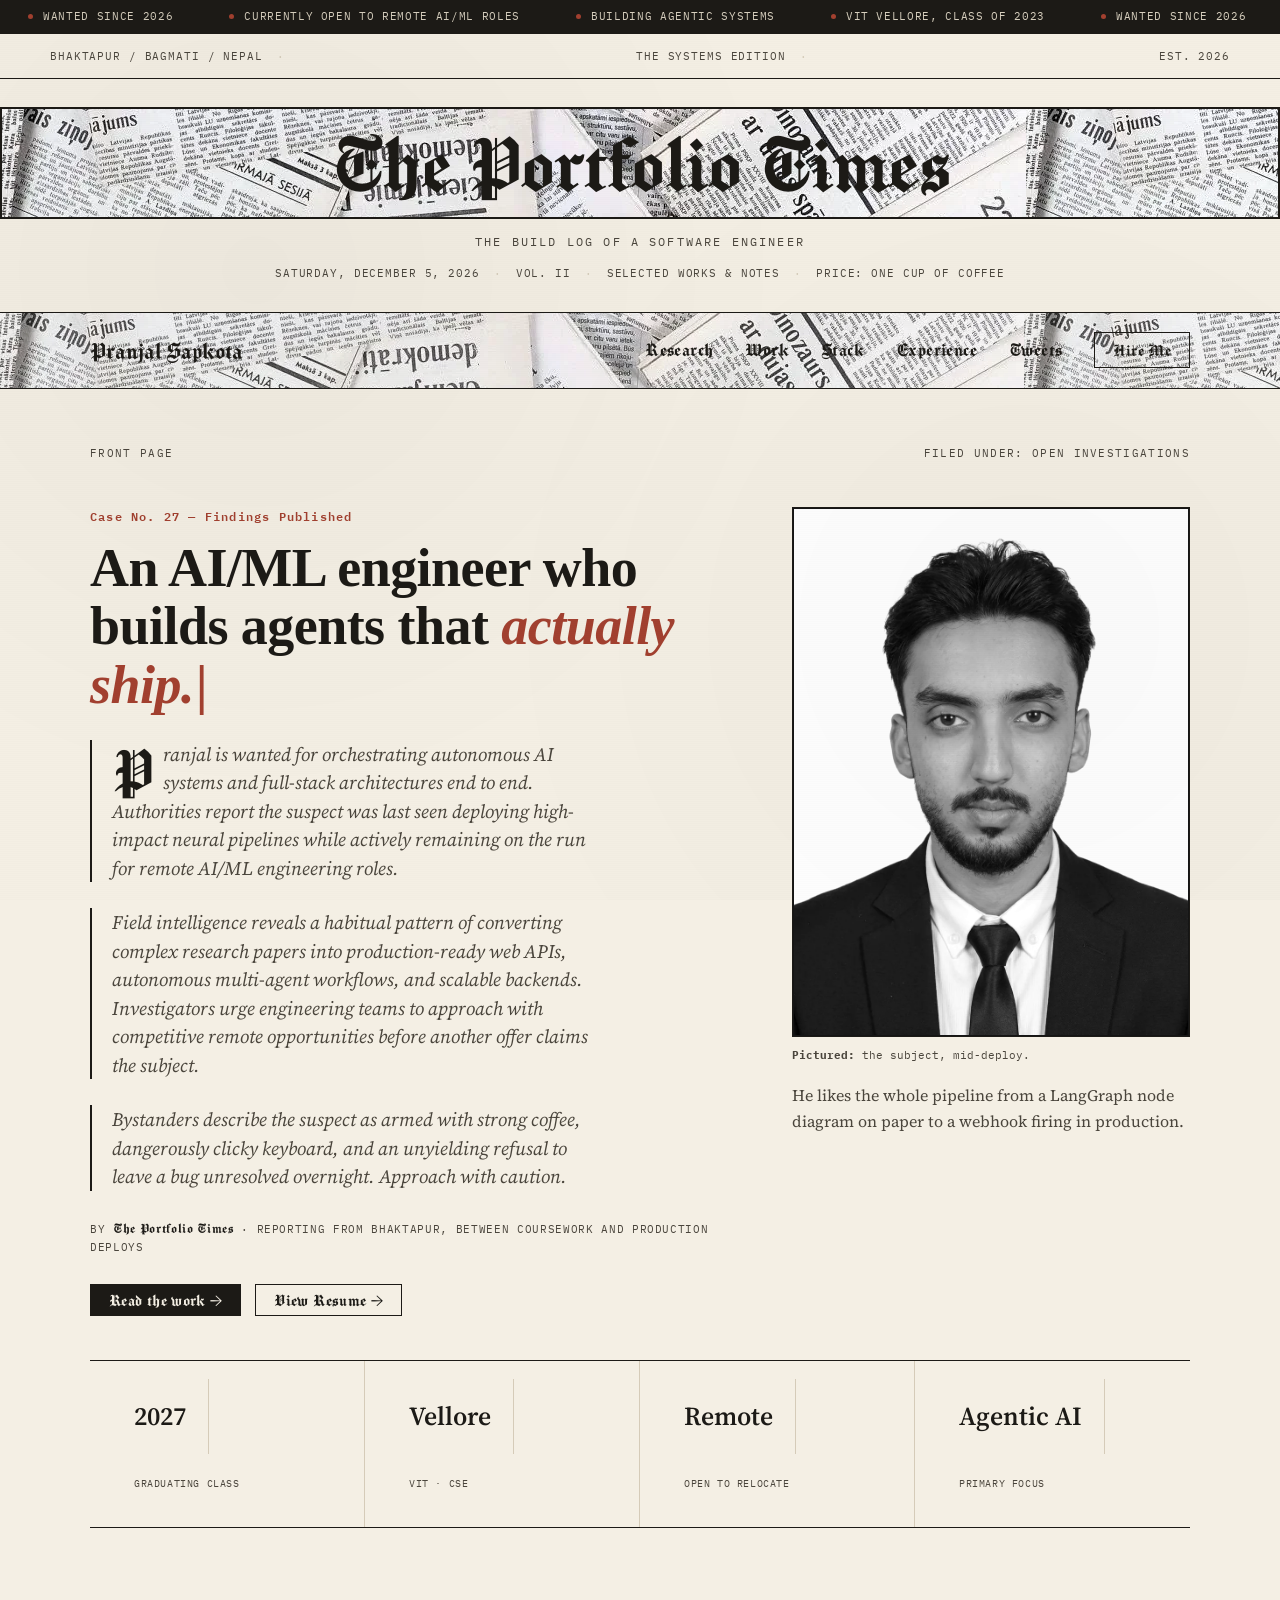
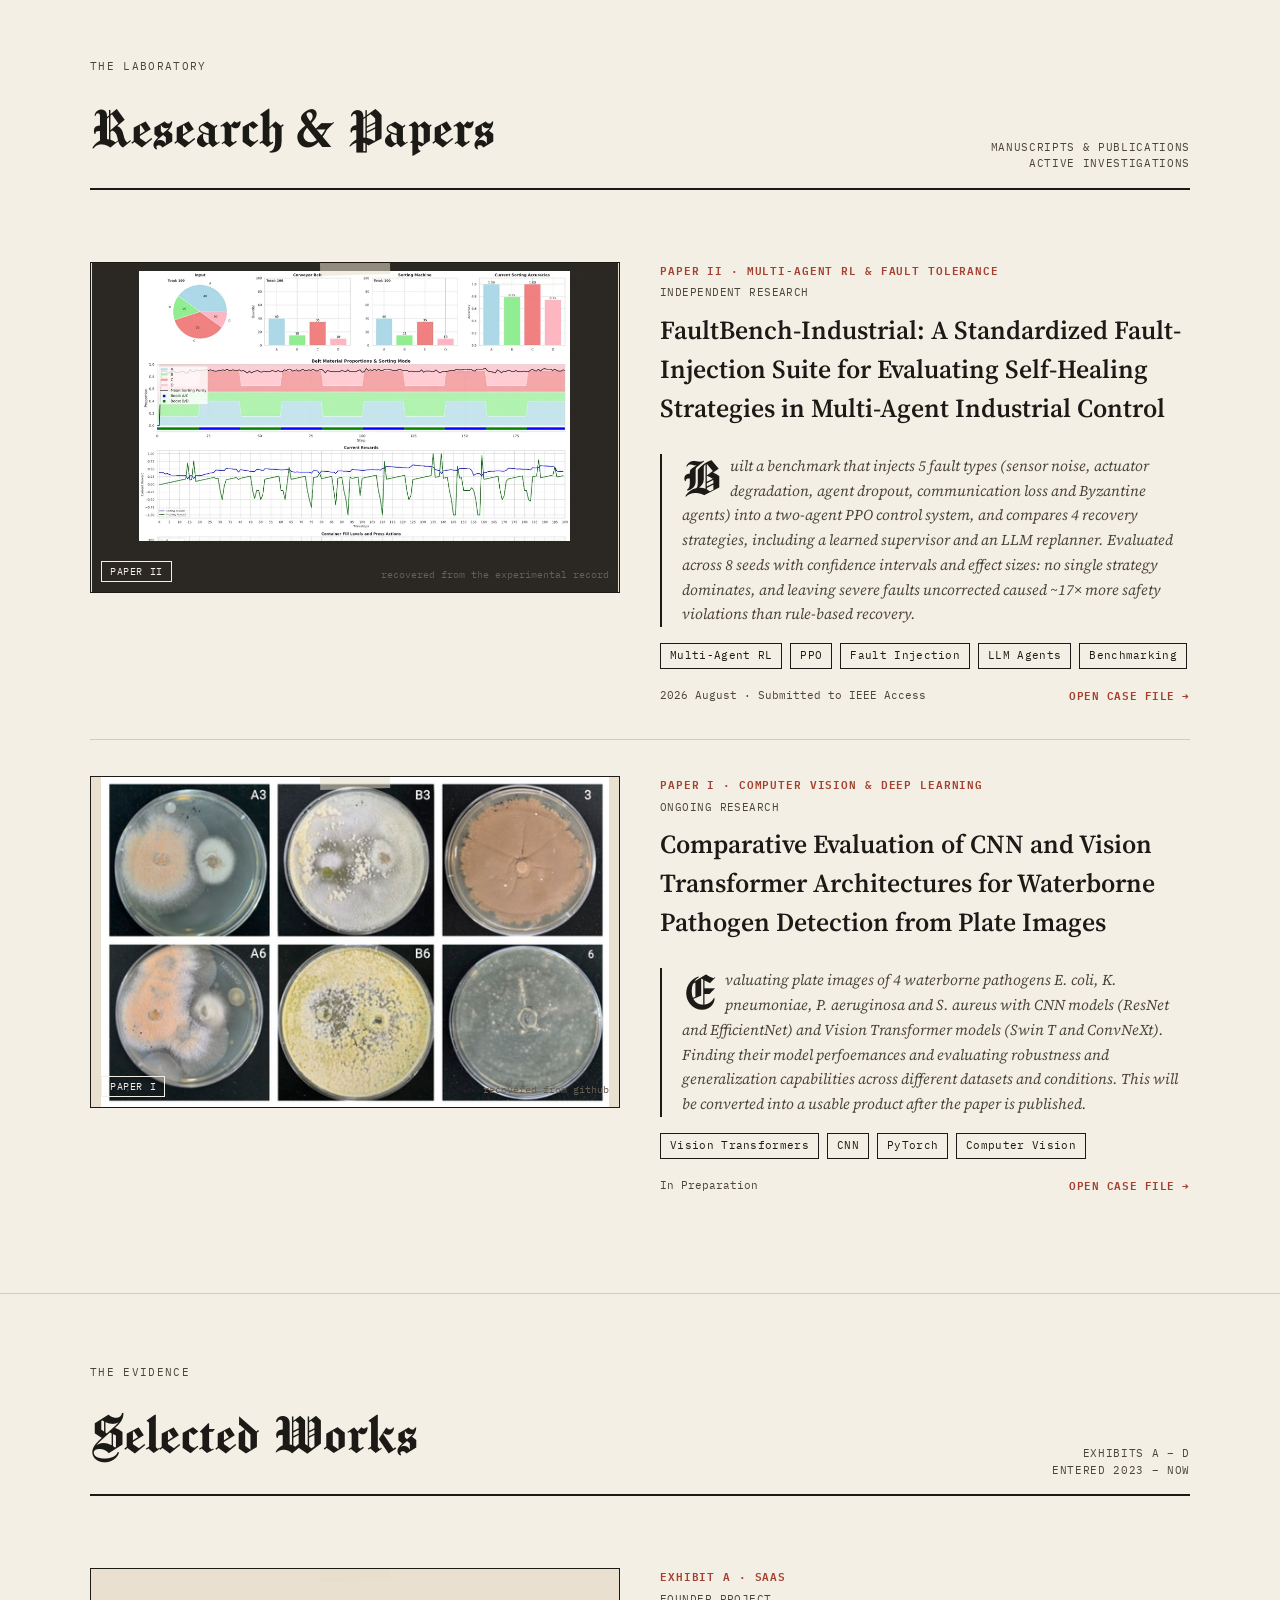
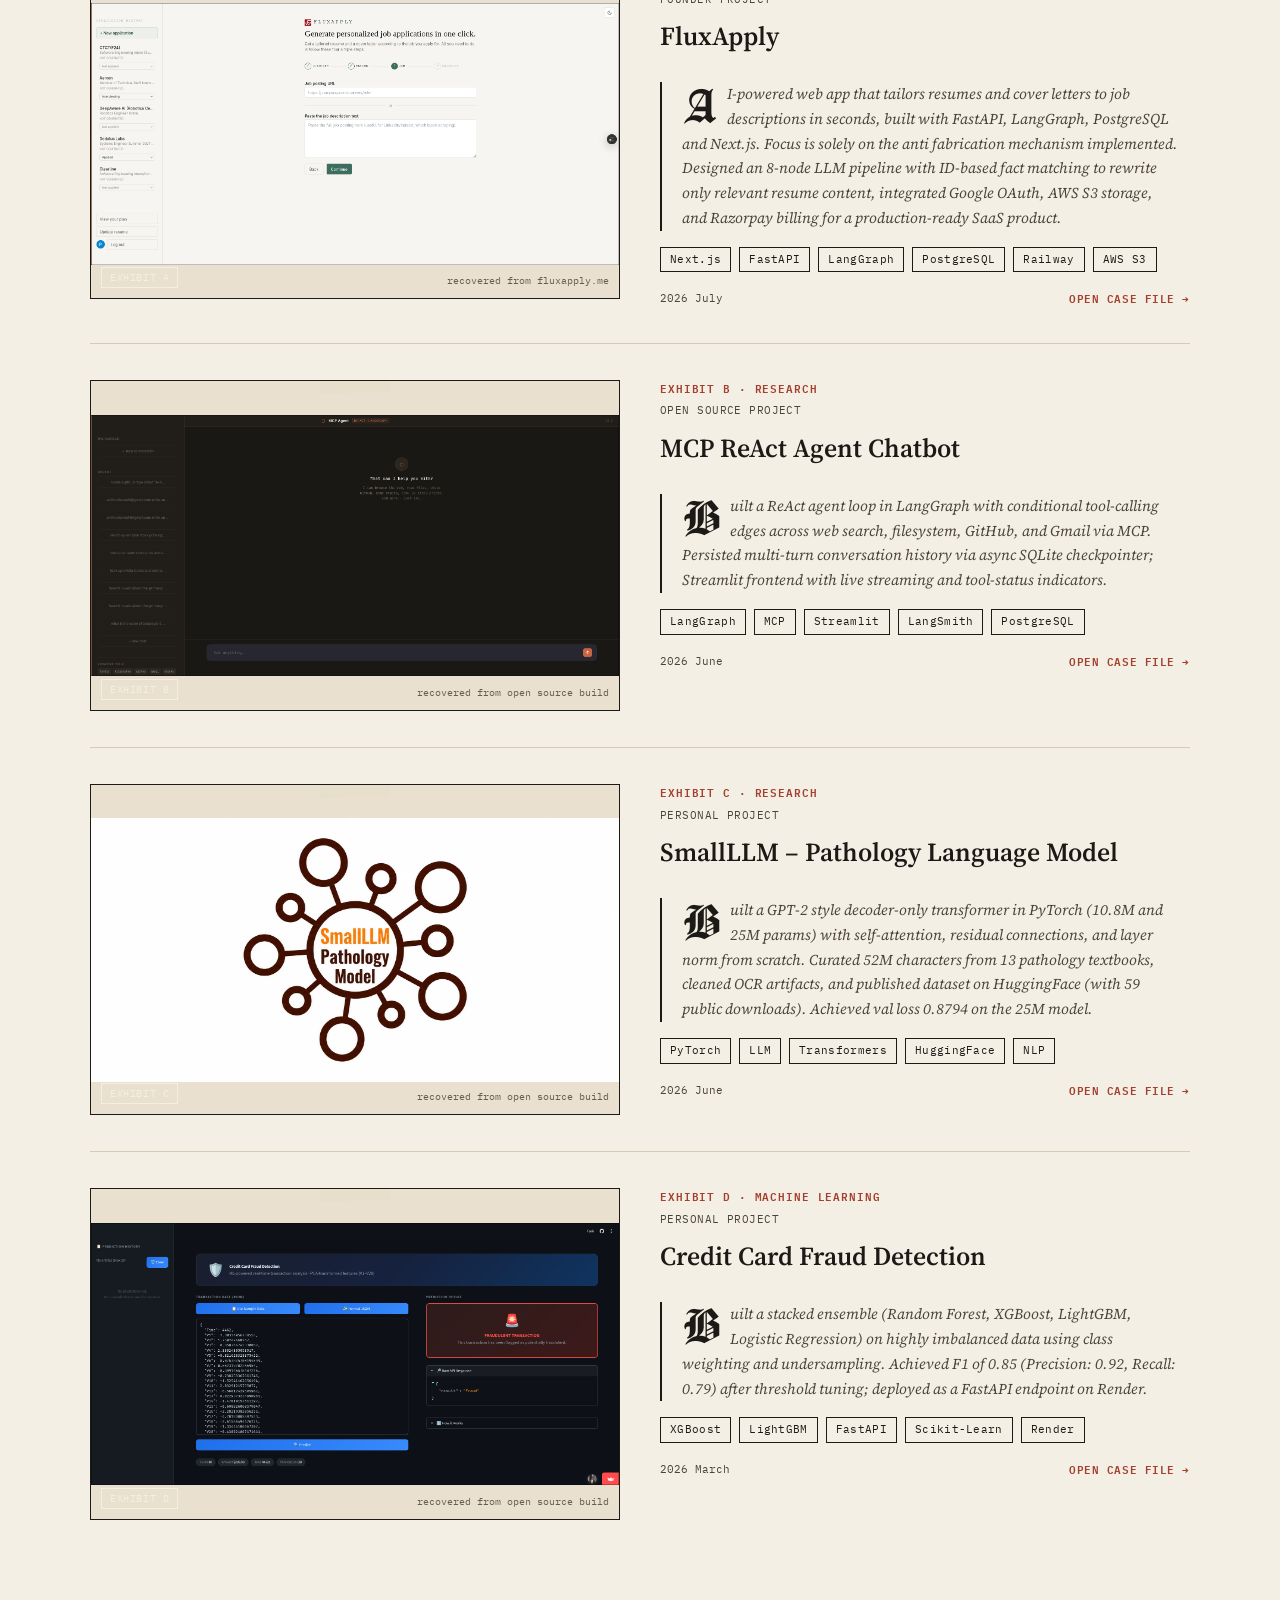
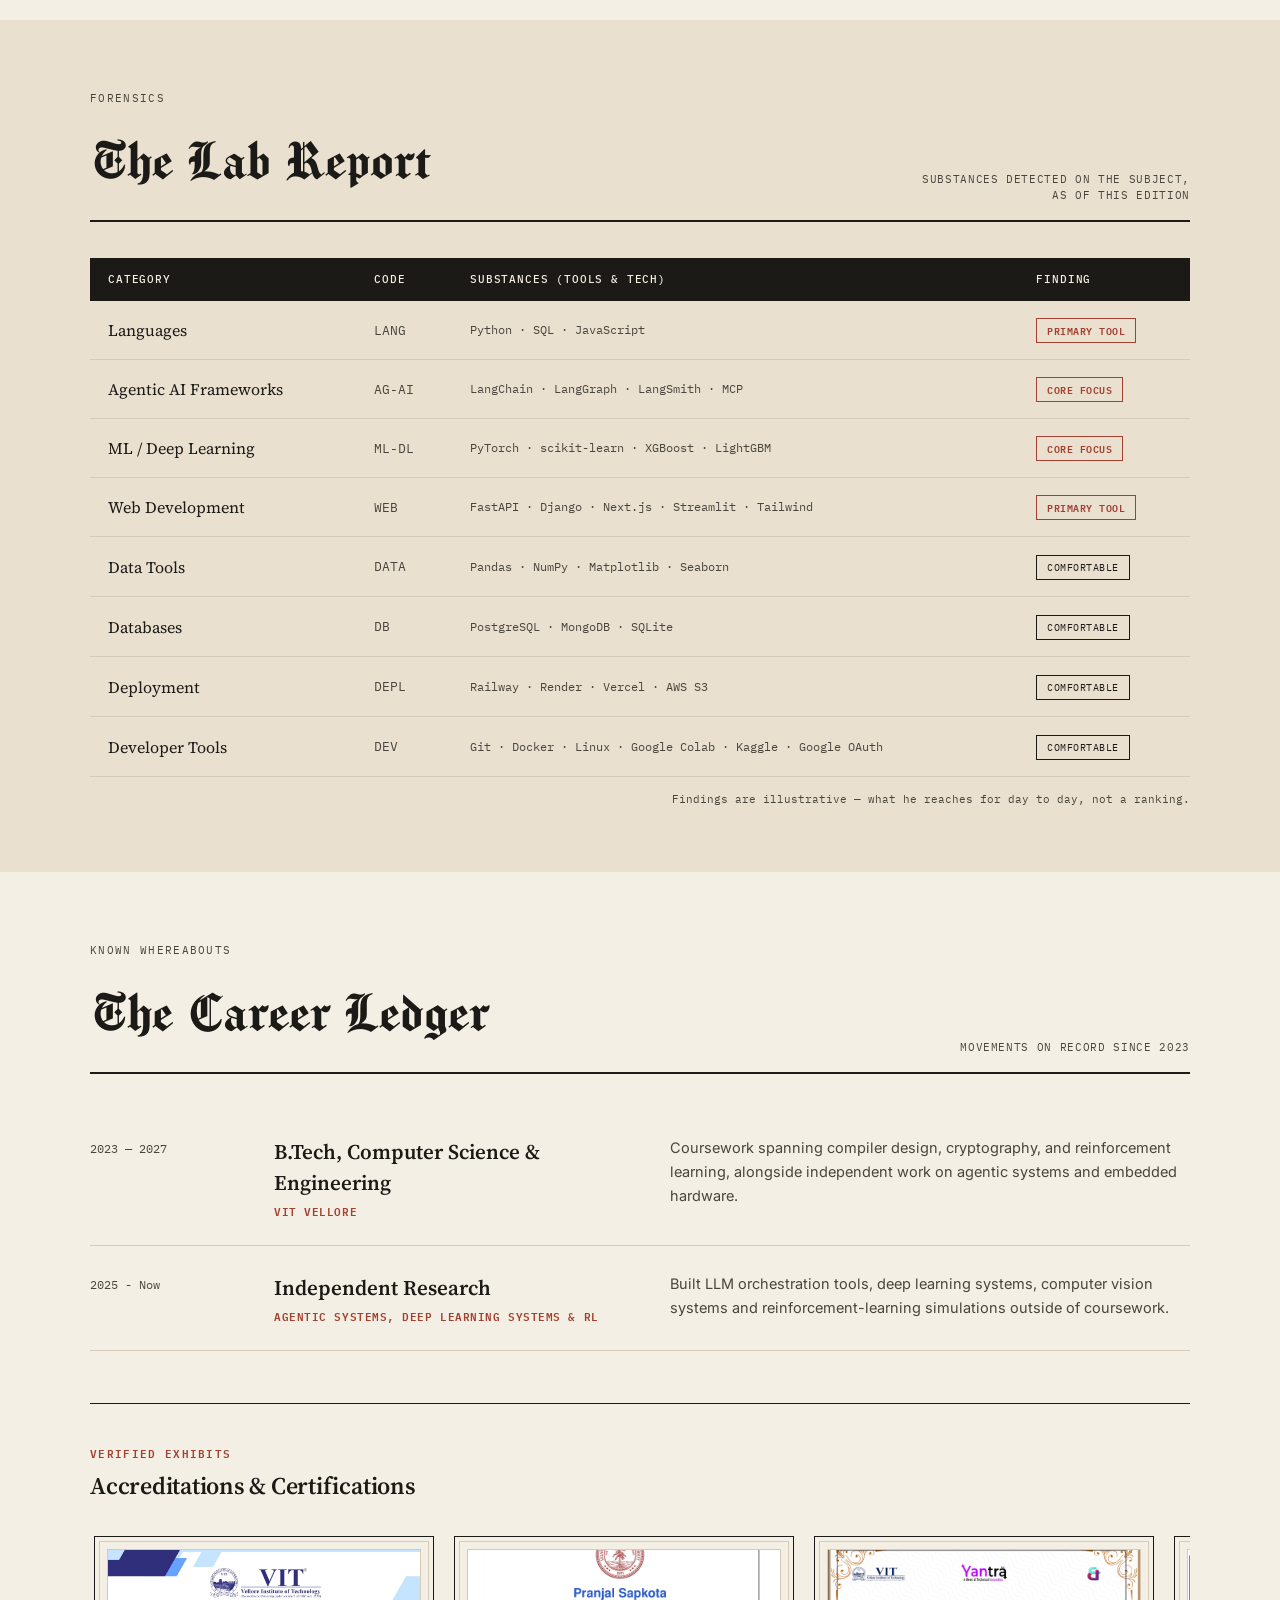
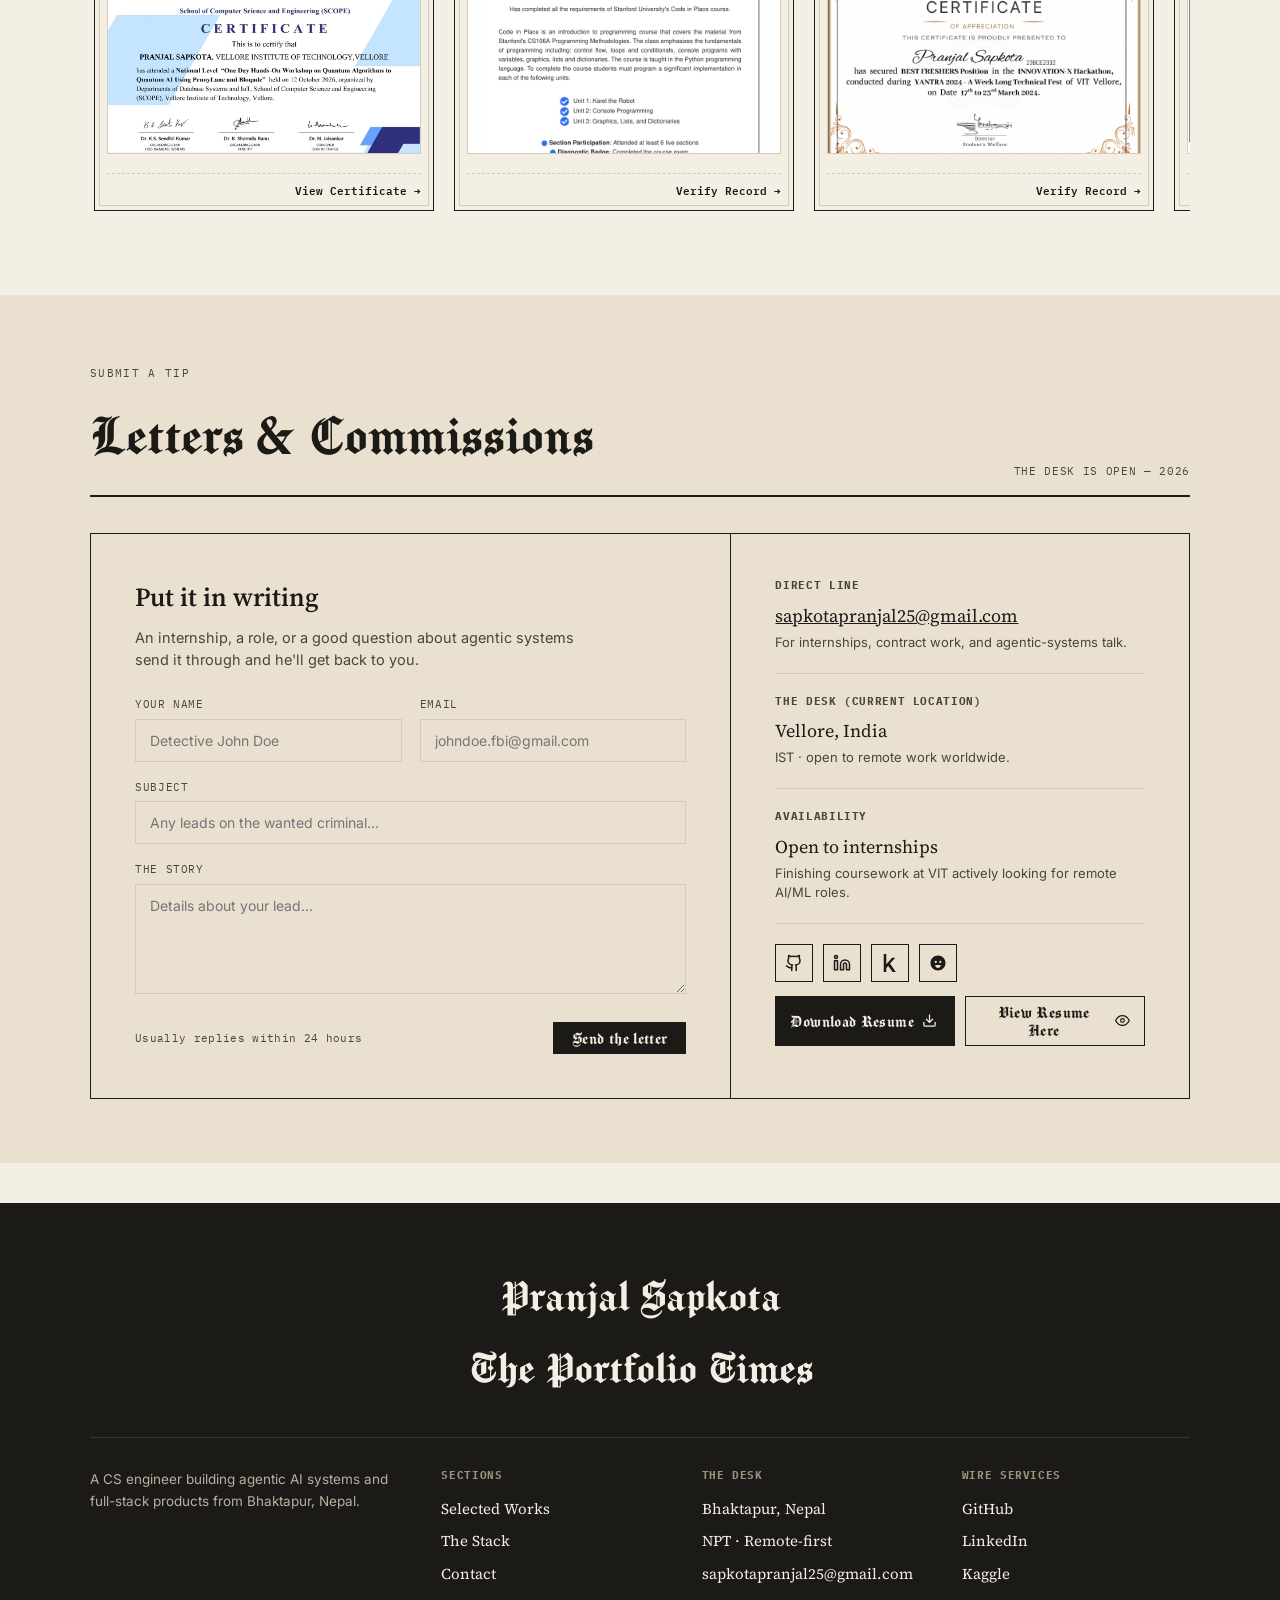
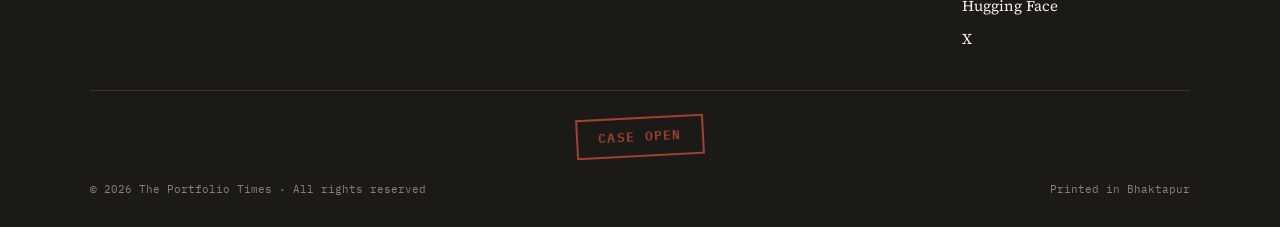
<file: index.html>
<!DOCTYPE html>
<html lang="en">

<head>
  <meta charset="UTF-8">
  <meta name="viewport" content="width=device-width, initial-scale=1.0, maximum-scale=1.0, user-scalable=no, shrink-to-fit=no">
  <title>The Portfolio Times</title>
  <meta name="description"
    content="Pranjal is a CS engineer at VIT Vellore building agentic AI systems and full-stack products, including FluxApply.">
  <link rel="preconnect" href="https://fonts.googleapis.com">
  <link rel="icon" type="image/x-icon" href="images/favicon.ico">
  <link rel="preconnect" href="https://fonts.gstatic.com" crossorigin>
  <link
    href="https://fonts.googleapis.com/css2?family=Source+Serif+4:ital,opsz,wght@0,8..60,400;0,8..60,500;0,8..60,600;0,8..60,700;1,8..60,400;1,8..60,500&family=IBM+Plex+Mono:wght@400;500;600&family=Inter:wght@400;500;600&display=swap"
    rel="stylesheet">
  <link rel="stylesheet" href="styles.css">
</head>

<body class="load-seq">

  <div class="scroll-bar" id="scrollBar"></div>

  <div class="ticker">
    <div class="ticker-track">
      <span class="ticker-item"><span class="dot"></span>Wanted since 2026</span>
      <span class="ticker-item"><span class="dot"></span>Currently open to remote AI/ML roles</span>
      <span class="ticker-item"><span class="dot"></span>Building agentic systems</span>
      <span class="ticker-item"><span class="dot"></span>VIT Vellore, Class of 2023</span>
      <span class="ticker-item"><span class="dot"></span>Wanted since 2026</span>
      <span class="ticker-item"><span class="dot"></span>Currently open to remote AI/ML roles</span>
      <span class="ticker-item"><span class="dot"></span>Building agentic systems</span>
      <span class="ticker-item"><span class="dot"></span>VIT Vellore, Class of 2023</span>
    </div>
  </div>

  <div class="drawer-overlay" id="drawerOverlay"></div>
  <div class="mobile-drawer" id="mobileDrawer">
    <a href="#research">Research</a>
    <a href="#work">Work</a>
    <a href="#stack">Stack</a>
    <a href="#experience">Experience</a>
    <a href="tweets.html">Tweets</a>
    <a href="#contact" class="btn" style="text-align:center;">Hire Me</a>
  </div>

  <!-- MASTHEAD -->
  <div class="masthead-bar">
    <div class="wrap masthead-meta" style="border:none; padding:0;">
      <span>Bhaktapur / Bagmati / Nepal</span>
      <span id="editionTag">The Systems Edition</span>
      <span>Est. 2026</span>
    </div>
  </div>
  <div class="masthead-title">
    <div class="portfolio-times-box">
      <h1>The Portfolio Times</h1>
    </div>
    <div class="wrap">
      <div class="masthead-sub">The Build Log of a Software Engineer</div>
      <div class="masthead-meta" style="border:none; padding-top:14px;">
        <span id="dateTag"></span>
        <span>Vol. II</span>
        <span>Selected Works &amp; Notes</span>
        <span>Price: One Cup of Coffee</span>
      </div>
    </div>
  </div>

  <!-- NAV -->
  <nav class="nav">
    <div class="wrap" style="display:flex; justify-content:space-between; align-items:center; width:100%;">
      <div class="nav-logo"><a href="#">Pranjal Sapkota</a></div>
      <div class="nav-links">
        <a href="#research">Research</a>
        <a href="#work">Work</a>
        <a href="#stack">Stack</a>
        <a href="#experience">Experience</a>
        <a href="tweets.html">Tweets</a>
        <a href="#contact" class="btn btn-outline">Hire Me</a>
      </div>
      <button class="hamburger" id="hamburgerBtn" aria-label="Open menu">
        <span></span><span></span><span></span>
      </button>
    </div>
  </nav>

  <!-- HERO -->
  <header class="hero">
    <div class="wrap">
      <div class="hero-top">
        <span class="eyebrow">Front Page</span>
        <span class="eyebrow">Filed under: Open Investigations</span>
      </div>
      <div class="hero-grid">
        <div>
          <div class="case-no">Case No. 27 — Findings Published</div>
          <h2 id="heroHeadline">An AI/ML engineer who builds agents that <em>actually ship.</em></h2>
          <p class="dropcap">Pranjal is wanted for orchestrating autonomous AI systems and full-stack architectures end
            to end. Authorities report the suspect was last seen deploying high-impact neural pipelines while actively
            remaining on the run for remote AI/ML engineering roles.</p>
          <p
            class="dropcap-2">
            Field intelligence reveals a habitual pattern of converting complex research papers into production-ready
            web APIs, autonomous multi-agent workflows, and scalable backends. Investigators urge engineering teams to
            approach with competitive remote opportunities before another offer claims the subject.</p>
          <p
            class="dropcap-2">
            Bystanders describe the suspect as armed with strong coffee, dangerously clicky keyboard, and an unyielding
            refusal to leave a bug unresolved overnight. Approach with caution.</p>
          <div class="byline">By <strong>The Portfolio Times</strong> · Reporting from Bhaktapur, between coursework and
            production deploys</div>
          <div class="hero-ctas">
            <a href="#work" class="btn">Read the work →</a>
            <button id="heroViewResumeBtn" class="btn btn-outline">View Resume →</button>
          </div>
        </div>
        <div class="hero-side">
          <div class="exhibit-shot tilt-target" id="heroTilt" style="aspect-ratio:3/4;">
            <img src="images/photo.webp" alt="Portrait of Pranjal">
          </div>
          <div class="hero-caption"><strong>Pictured:</strong> the subject, mid-deploy.</div>
          <p>He likes the whole pipeline from a LangGraph node diagram on paper to a webhook firing in production.</p>
        </div>
      </div>

      <div class="stat-strip">
        <div>
          <div class="big">2027</div>
          <div class="lbl">Graduating Class</div>
        </div>
        <div>
          <div class="big">Vellore</div>
          <div class="lbl">VIT · CSE</div>
        </div>
        <div>
          <div class="big">Remote</div>
          <div class="lbl">Open to relocate</div>
        </div>
        <div>
          <div class="big">Agentic AI</div>
          <div class="lbl">Primary focus</div>
        </div>
      </div>
    </div>
  </header>

  <!-- RESEARCH -->
  <section class="section" id="research" style="background:var(--paper); border-bottom:1px solid var(--rule-faint);">
    <div class="wrap">
      <div class="section-head" data-reveal>
        <div>
          <span class="eyebrow">The Laboratory</span>
          <h3>Research &amp; Papers</h3>
        </div>
        <div class="right">Manuscripts &amp; Publications<br>Active Investigations</div>
      </div>

      <a href="https://faultbench.pranjalsapkota.com.np/" target="_blank" rel="noopener noreferrer" class="exhibit" data-reveal>
        <div class="exhibit-shot">
          <img src="images/faultbench.webp" alt="FaultBench-Industrial baseline run: material inputs, sorting mode over time and agent rewards">
          <div class="exhibit-tape"></div>
          <div class="exhibit-label">Paper II</div>
          <div class="exhibit-src">recovered from the experimental record</div>
        </div>
        <div class="exhibit-body">
          <div class="exhibit-tag">Paper II · Multi-Agent RL &amp; Fault Tolerance</div>
          <div class="exhibit-meta">Independent Research</div>
          <h4>FaultBench-Industrial: A Standardized Fault-Injection Suite for Evaluating Self-Healing Strategies
            in Multi-Agent Industrial Control</h4>
          <p class="dropcap">Built a benchmark that injects 5 fault types (sensor noise, actuator degradation, agent
            dropout, communication loss and Byzantine agents) into a two-agent PPO control system, and compares 4
            recovery strategies, including a learned supervisor and an LLM replanner. Evaluated across 8 seeds with
            confidence intervals and effect sizes: no single strategy dominates, and leaving severe faults uncorrected
            caused ~17× more safety violations than rule-based recovery.
          </p>
          <div class="chips">
            <span class="chip">Multi-Agent RL</span><span class="chip">PPO</span><span class="chip">Fault Injection</span><span class="chip">LLM Agents</span><span class="chip">Benchmarking</span>
          </div>
          <div class="exhibit-foot">
            <span>2026 August · Submitted to IEEE Access</span>
            <span class="open-case">Open case file →</span>
          </div>
        </div>
      </a>

      <a href="https://github.com/grishmghosh/Pathogen-intelligence-system" target="_blank" rel="noopener noreferrer" class="exhibit" data-reveal style="border-bottom:none;">
        <div class="exhibit-shot">
          <img src="images/pathogen_plates.png" alt="Pathogen Detection Plate Images Screenshot">
          <div class="exhibit-tape"></div>
          <div class="exhibit-label">Paper I</div>
          <div class="exhibit-src">recovered from github</div>
        </div>
        <div class="exhibit-body">
          <div class="exhibit-tag">Paper I · Computer Vision &amp; Deep Learning</div>
          <div class="exhibit-meta">Ongoing Research</div>
          <h4>Comparative Evaluation of CNN and Vision
Transformer Architectures for Waterborne
Pathogen Detection from Plate Images</h4>
          <p class="dropcap">Evaluating plate images of 4 waterborne pathogens E. coli, K. pneumoniae, P. aeruginosa and S. aureus
            with CNN models (ResNet and EfficientNet) and Vision Transformer models (Swin T and ConvNeXt).
            Finding their model perfoemances and evaluating robustness and generalization capabilities across different datasets and conditions.
            This will be converted into a usable product after the paper is published.
          </p>
          <div class="chips">
            <span class="chip">Vision Transformers</span><span class="chip">CNN</span><span class="chip">PyTorch</span><span class="chip">Computer Vision</span>
          </div>
          <div class="exhibit-foot">
            <span>In Preparation</span>
            <span class="open-case">Open case file →</span>
          </div>
        </div>
      </a>
    </div>
  </section>

  <!-- WORK -->
  <section class="section" id="work">
    <div class="wrap">
      <div class="section-head" data-reveal>
        <div>
          <span class="eyebrow">The Evidence</span>
          <h3>Selected Works</h3>
        </div>
        <div class="right">Exhibits A – D<br>Entered 2023 – Now</div>
      </div>

      <a href="https://www.fluxapply.me" target="_blank" rel="noopener noreferrer" class="exhibit" data-reveal>
        <div class="exhibit-shot">
          <img src="images/fluxapply.png" alt="FluxApply Screenshot">
          <div class="exhibit-tape"></div>
          <div class="exhibit-label">Exhibit A</div>
          <div class="exhibit-src">recovered from fluxapply.me</div>
        </div>
        <div class="exhibit-body">
          <div class="exhibit-tag">Exhibit A · Saas</div>
          <div class="exhibit-meta">Founder Project</div>
          <h4>FluxApply</h4>
          <p class="dropcap">AI-powered web app that tailors resumes and cover letters to job descriptions
            in seconds, built with FastAPI, LangGraph, PostgreSQL
            and Next.js. Focus is solely on the anti fabrication mechanism implemented.
            Designed an 8-node LLM pipeline with ID-based fact matching to rewrite only
            relevant resume content, integrated Google OAuth, AWS S3 storage, and Razorpay
            billing for a production-ready SaaS product.</p>
          <div class="chips">
            <span class="chip">Next.js</span><span class="chip">FastAPI</span><span class="chip">LangGraph</span><span
              class="chip">PostgreSQL</span><span class="chip">Railway</span><span class="chip">AWS S3</span>
          </div>
          <div class="exhibit-foot">
            <span>2026 July</span>
            <span class="open-case">Open case file →</span>
          </div>
        </div>
      </a>

      <a href="https://github.com/8ven0m8/Agentic-MCP-Chatbot" target="_blank" rel="noopener noreferrer" class="exhibit"
        data-reveal>
        <div class="exhibit-shot">
          <img src="images/mcp-chatbot.png" alt="MCP ReAct Agent Chatbot Screenshot">
          <div class="exhibit-tape"></div>
          <div class="exhibit-label">Exhibit B</div>
          <div class="exhibit-src">recovered from open source build</div>
        </div>
        <div class="exhibit-body">
          <div class="exhibit-tag">Exhibit B · Research</div>
          <div class="exhibit-meta">Open source Project</div>
          <h4>MCP ReAct Agent Chatbot</h4>
          <p class="dropcap">Built a ReAct agent loop in LangGraph with conditional tool-calling edges across web
            search, filesystem, GitHub, and Gmail via MCP. Persisted multi-turn conversation history via async SQLite
            checkpointer; Streamlit frontend with live streaming and tool-status indicators.</p>
          <div class="chips">
            <span class="chip">LangGraph</span><span class="chip">MCP</span><span class="chip">Streamlit</span><span
              class="chip">LangSmith</span><span class="chip">PostgreSQL</span>
          </div>
          <div class="exhibit-foot">
            <span>2026 June</span>
            <span class="open-case">Open case file →</span>
          </div>
        </div>
      </a>

      <a href="https://github.com/8ven0m8/SmallLLM-Pathology-Model" target="_blank" rel="noopener noreferrer"
        class="exhibit" data-reveal>
        <div class="exhibit-shot">
          <img src="images/smallllm.webp" alt="SmallLLM Pathology Model Screenshot">
          <div class="exhibit-tape"></div>
          <div class="exhibit-label">Exhibit C</div>
          <div class="exhibit-src">recovered from open source build</div>
        </div>
        <div class="exhibit-body">
          <div class="exhibit-tag">Exhibit C · Research</div>
          <div class="exhibit-meta">Personal Project</div>
          <h4>SmallLLM – Pathology Language Model</h4>
          <p class="dropcap">Built a GPT-2 style decoder-only transformer in PyTorch (10.8M and 25M params) with
            self-attention, residual connections, and layer norm from scratch. Curated 52M characters from 13 pathology
            textbooks, cleaned OCR artifacts, and published dataset on HuggingFace (with 59 public downloads). Achieved
            val loss 0.8794 on the 25M model.</p>
          <div class="chips">
            <span class="chip">PyTorch</span><span class="chip">LLM</span><span class="chip">Transformers</span><span
              class="chip">HuggingFace</span><span class="chip">NLP</span>
          </div>
          <div class="exhibit-foot">
            <span>2026 June</span>
            <span class="open-case">Open case file →</span>
          </div>
        </div>
      </a>

      <a href="https://github.com/8ven0m8/Credit-card-fraud-detection" target="_blank" rel="noopener noreferrer"
        class="exhibit" data-reveal style="border-bottom:none;">
        <div class="exhibit-shot">
          <img src="images/fraud.png" alt="Credit Card Fraud Detection Screenshot">
          <div class="exhibit-tape"></div>
          <div class="exhibit-label">Exhibit D</div>
          <div class="exhibit-src">recovered from open source build</div>
        </div>
        <div class="exhibit-body">
          <div class="exhibit-tag">Exhibit D · Machine Learning</div>
          <div class="exhibit-meta">Personal Project</div>
          <h4>Credit Card Fraud Detection</h4>
          <p class="dropcap">Built a stacked ensemble (Random Forest, XGBoost, LightGBM, Logistic Regression) on highly
            imbalanced data using class weighting and undersampling. Achieved F1 of 0.85 (Precision: 0.92, Recall: 0.79)
            after threshold tuning; deployed as a FastAPI endpoint on Render.</p>
          <div class="chips">
            <span class="chip">XGBoost</span><span class="chip">LightGBM</span><span class="chip">FastAPI</span><span
              class="chip">Scikit-Learn</span><span class="chip">Render</span>
          </div>
          <div class="exhibit-foot">
            <span>2026 March</span>
            <span class="open-case">Open case file →</span>
          </div>
        </div>
      </a>
    </div>
  </section>

  <!-- STACK -->
  <section class="section" id="stack" style="background:var(--paper-dim);">
    <div class="wrap">
      <div class="section-head" data-reveal>
        <div>
          <span class="eyebrow">Forensics</span>
          <h3>The Lab Report</h3>
        </div>
        <div class="right">Substances detected on the subject,<br>as of this edition</div>
      </div>

      <div class="table-scroll" data-reveal>
        <table class="lab-table">
          <thead>
            <tr>
              <th>Category</th>
              <th>Code</th>
              <th>Substances (Tools &amp; Tech)</th>
              <th>Finding</th>
            </tr>
          </thead>
          <tbody>
            <tr style="transition-delay:.02s">
              <td>Languages</td>
              <td class="code">LANG</td>
              <td class="det">Python · SQL · JavaScript</td>
              <td><span class="badge core">Primary tool</span></td>
            </tr>
            <tr style="transition-delay:.06s">
              <td>Agentic AI Frameworks</td>
              <td class="code">AG-AI</td>
              <td class="det">LangChain · LangGraph · LangSmith · MCP</td>
              <td><span class="badge core">Core Focus</span></td>
            </tr>
            <tr style="transition-delay:.10s">
              <td>ML / Deep Learning</td>
              <td class="code">ML-DL</td>
              <td class="det">PyTorch · scikit-learn · XGBoost · LightGBM</td>
              <td><span class="badge core">Core Focus</span></td>
            </tr>
            <tr style="transition-delay:.14s">
              <td>Web Development</td>
              <td class="code">WEB</td>
              <td class="det">FastAPI · Django · Next.js · Streamlit · Tailwind</td>
              <td><span class="badge core">Primary tool</span></td>
            </tr>
            <tr style="transition-delay:.18s">
              <td>Data Tools</td>
              <td class="code">DATA</td>
              <td class="det">Pandas · NumPy · Matplotlib · Seaborn</td>
              <td><span class="badge">Comfortable</span></td>
            </tr>
            <tr style="transition-delay:.22s">
              <td>Databases</td>
              <td class="code">DB</td>
              <td class="det">PostgreSQL · MongoDB · SQLite</td>
              <td><span class="badge">Comfortable</span></td>
            </tr>
            <tr style="transition-delay:.26s">
              <td>Deployment</td>
              <td class="code">DEPL</td>
              <td class="det">Railway · Render · Vercel · AWS S3</td>
              <td><span class="badge">Comfortable</span></td>
            </tr>
            <tr style="transition-delay:.30s">
              <td>Developer Tools</td>
              <td class="code">DEV</td>
              <td class="det">Git · Docker · Linux · Google Colab · Kaggle · Google OAuth</td>
              <td><span class="badge">Comfortable</span></td>
            </tr>
          </tbody>
        </table>
      </div>
      <div class="lab-note">Findings are illustrative — what he reaches for day to day, not a ranking.</div>
    </div>
  </section>

  <!-- LEDGER -->
  <section class="section" id="experience">
    <div class="wrap">
      <div class="section-head" data-reveal>
        <div>
          <span class="eyebrow">Known Whereabouts</span>
          <h3>The Career Ledger</h3>
        </div>
        <div class="right">Movements on record since 2023</div>
      </div>
      <div class="ledger-row" data-reveal>
        <div class="ledger-date">2023 — 2027</div>
        <div class="ledger-role">
          <h4>B.Tech, Computer Science &amp; Engineering</h4>
          <div class="org">VIT Vellore</div>
        </div>
        <div class="ledger-desc">Coursework spanning compiler design, cryptography, and reinforcement learning,
          alongside independent work on agentic systems and embedded hardware.</div>
      </div>
      <div class="ledger-row" data-reveal>
        <div class="ledger-date">2025 - Now</div>
        <div class="ledger-role">
          <h4>Independent Research</h4>
          <div class="org">Agentic Systems, Deep learning systems &amp; RL</div>
        </div>
        <div class="ledger-desc">Built LLM orchestration tools, deep learning systems, computer vision systems and
          reinforcement-learning simulations outside of
          coursework.</div>
      </div>

      <!-- ACCREDITED CERTIFICATES LEDGER -->
      <div class="cert-ledger-block" data-reveal>
        <div class="cert-block-head">
          <div>
            <span class="eyebrow accent">Verified Exhibits</span>
            <h4 class="cert-block-title">Accreditations &amp; Certifications</h4>
          </div>
        </div>

        <div class="cert-scroll-wrapper" id="certScrollWrapper">
          <div class="cert-track" id="certTrack">

            <!-- FIRST SET OF CERTIFICATES -->
            <div class="cert-card">
              <div class="cert-img-box">
                <img src="images/quantum-ai.webp" alt="VIT SCOPE Workshop on Quantum Algorithms to Quantum AI Using PennyLane and Bloqade Certificate" draggable="false">
              </div>
              <div class="cert-foot">
                <a href="images/Quantum-AI.pdf" target="_blank" rel="noopener noreferrer" class="cert-verify">View Certificate →</a>
              </div>
            </div>

            <div class="cert-card">
              <div class="cert-img-box">
                <img src="images/codeinplace.png" alt="Stanford Code in Place Certificate" draggable="false">
              </div>
              <div class="cert-foot">
                <a href="https://codeinplace.stanford.edu/cip5/certificate/y3vedh" target="_blank" rel="noopener noreferrer" class="cert-verify">Verify Record →</a>
              </div>
            </div>

            <div class="cert-card">
              <div class="cert-img-box">
                <img src="images/innovationx.png" alt="INNOVATION-X Hackathon" draggable="false">
              </div>
              <div class="cert-foot">
                <a href="https://drive.google.com/file/d/11OHLaMAe9oa8TBH6hGqEM9LG_kzyJdWh/view" target="_blank" rel="noopener noreferrer" class="cert-verify">Verify Record →</a>
              </div>
            </div>

            <div class="cert-card">
              <div class="cert-img-box">
                <img src="images/intermediate-ml.png" alt="Intermediate Machine Learning" draggable="false">
              </div>
              <div class="cert-foot">
                <a href="https://www.kaggle.com/learn/certification/pranjalsapkota/intermediate-machine-learning" target="_blank" rel="noopener noreferrer" class="cert-verify">Verify Record →</a>
              </div>
            </div>

            <div class="cert-card">
              <div class="cert-img-box">
                <img src="images/ml-explainability.png" alt="ML Explainability" draggable="false">
              </div>
              <div class="cert-foot">
                <a href="https://www.kaggle.com/learn/certification/pranjalsapkota/machine-learning-explainability" target="_blank" rel="noopener noreferrer" class="cert-verify">Verify Record →</a>
              </div>
            </div>

            <div class="cert-card">
              <div class="cert-img-box">
                <img src="images/game-ai.png" alt="Intro to Game AI and Reinforcement Learning." draggable="false">
              </div>
              <div class="cert-foot">
                <a href="https://www.kaggle.com/learn/certification/pranjalsapkota/intro-to-game-ai-and-reinforcement-learning" target="_blank" rel="noopener noreferrer" class="cert-verify">Verify Record →</a>
              </div>
            </div>

            <div class="cert-card">
              <div class="cert-img-box">
                <img src="images/data-cleaning.png" alt="Data Cleaning" draggable="false">
              </div>
              <div class="cert-foot">
                <a href="https://www.kaggle.com/learn/certification/pranjalsapkota/data-cleaning" target="_blank" rel="noopener noreferrer" class="cert-verify">Verify Record →</a>
              </div>
            </div>

            <div class="cert-card">
              <div class="cert-img-box">
                <img src="images/pandas.png" alt="Pandas" draggable="false">
              </div>
              <div class="cert-foot">
                <a href="https://www.kaggle.com/learn/certification/pranjalsapkota/pandas" target="_blank" rel="noopener noreferrer" class="cert-verify">Verify Record →</a>
              </div>
            </div>

            <div class="cert-card">
              <div class="cert-img-box">
                <img src="images/intro-to-machine-learning.png" alt="LangChain &amp; Agentic AI Certificate" draggable="false">
              </div>
              <div class="cert-foot">
                <a href="https://www.kaggle.com/learn/certification/pranjalsapkota/intro-to-machine-learning" target="_blank" rel="noopener noreferrer" class="cert-verify">Verify Record →</a>
              </div>
            </div>

            <div class="cert-card">
              <div class="cert-img-box">
                <img src="images/responsive-web-design.png" alt="Responsive Web Design" draggable="false">
              </div>
              <div class="cert-foot">
                <a href="https://www.freecodecamp.org/certification/Venom8/responsive-web-design" target="_blank" rel="noopener noreferrer" class="cert-verify">Verify Record →</a>
              </div>
            </div>

          </div>
        </div>
      </div>
    </div>
  </section>

  <!-- CONTACT -->
  <section class="section" id="contact" style="background:var(--paper-dim);">
    <div class="wrap">
      <div class="section-head" data-reveal>
        <div>
          <span class="eyebrow">Submit a Tip</span>
          <h3>Letters &amp; Commissions</h3>
        </div>
        <div class="right">The desk is open — 2026</div>
      </div>

      <div class="contact-grid" data-reveal>
        <div class="contact-form">
          <h4>Put it in writing</h4>
          <p>An internship, a role, or a good question about agentic systems send it through and he'll get back to
            you.</p>
          <form id="contactForm">
            <input type="hidden" name="access_key" id="web3AccessKey" value="adc05165-5d27-44d2-868f-52b5feace452">
            <input type="hidden" name="from_name" value="The Portfolio Times Contact Desk">
            <input type="hidden" name="subject" value="New Lead / Message from Portfolio Times">
            <div class="field-row">
              <div><label>Your name</label><input type="text" name="name" id="contactName" placeholder="Detective John Doe" required></div>
              <div><label>Email</label><input type="email" name="email" id="contactEmail" placeholder="johndoe.fbi@gmail.com" required></div>
            </div>
            <label>Subject</label>
            <input type="text" name="custom_subject" id="contactSubject" placeholder="Any leads on the wanted criminal..." style="margin-bottom:18px;">
            <label>The story</label>
            <textarea name="message" id="contactStory" placeholder="Details about your lead..." required></textarea>
            <div class="form-foot">
              <span class="eyebrow" id="formStatusMsg">Usually replies within 24 hours</span>
              <button type="submit" id="contactSubmitBtn" class="btn">Send the letter</button>
            </div>
          </form>
        </div>
        <div class="contact-side">
          <div class="side-block">
            <h5>Direct line</h5>
            <div class="val"><a href="https://mail.google.com/mail/?view=cm&fs=1&to=sapkotapranjal25@gmail.com" target="_blank" rel="noopener noreferrer" style="text-decoration:underline;">sapkotapranjal25@gmail.com</a></div>
            <div class="sub">For internships, contract work, and agentic-systems talk.</div>
          </div>
          <div class="side-block">
            <h5>The desk (Current location)</h5>
            <div class="val">Vellore, India</div>
            <div class="sub">IST · open to remote work worldwide.</div>
          </div>
          <div class="side-block">
            <h5>Availability</h5>
            <div class="val">Open to internships</div>
            <div class="sub">Finishing coursework at VIT actively looking for remote AI/ML
              roles.</div>
          </div>
          <div class="social-row">
            <a href="https://github.com/8ven0m8" target="_blank" rel="noopener noreferrer" aria-label="GitHub" title="GitHub" data-tooltip="GitHub">
              <svg width="18" height="18" viewBox="0 0 24 24" fill="none" stroke="currentColor" stroke-width="2" stroke-linecap="round" stroke-linejoin="round">
                <path d="M15 22v-4a4.8 4.8 0 0 0-1-3.5c3 0 6-2 6-5.5.08-1.25-.27-2.48-1-3.5.28-1.15.28-2.35 0-3.5 0 0-1 0-3 1.5-2.64-.5-5.36-.5-8 0C6 2 5 2 5 2c-.3 1.15-.3 2.35 0 3.5A5.403 5.403 0 0 0 4 9c0 3.5 3 5.5 6 5.5-.39.49-.68 1.05-.85 1.65-.17.6-.22 1.23-.15 1.85v4"></path>
                <path d="M9 18c-4.51 2-5-2-7-2"></path>
              </svg>
            </a>
            <a href="https://www.linkedin.com/in/pranjal-sapkota-6370822a6/" target="_blank" rel="noopener noreferrer" aria-label="LinkedIn" title="LinkedIn" data-tooltip="LinkedIn">
              <svg width="18" height="18" viewBox="0 0 24 24" fill="none" stroke="currentColor" stroke-width="2" stroke-linecap="round" stroke-linejoin="round">
                <path d="M16 8a6 6 0 0 1 6 6v7h-4v-7a2 2 0 0 0-2-2 2 2 0 0 0-2 2v7h-4v-7a6 6 0 0 1 6-6z"></path>
                <rect x="2" y="9" width="4" height="12"></rect>
                <circle cx="4" cy="4" r="2"></circle>
              </svg>
            </a>
            <a href="https://www.kaggle.com/pranjalsapkota" target="_blank" rel="noopener noreferrer" aria-label="Kaggle" title="Kaggle" data-tooltip="Kaggle">
              <svg width="18" height="18" viewBox="0 0 24 24" fill="currentColor">
                <path d="M18.825 23.859h-3.416l-5.751-7.784-2.614 2.474v5.31H3.644V.141h3.400v13.567l7.747-8.848h4.281l-7.072 7.876 7.825 11.283z"/>
              </svg>
            </a>
            <a href="https://huggingface.co/Pranjal888" target="_blank" rel="noopener noreferrer" aria-label="Hugging Face" title="Hugging Face" data-tooltip="Hugging Face">
              <svg width="18" height="18" viewBox="0 0 24 24" fill="currentColor">
                <path d="M12 2C6.477 2 2 6.477 2 12s4.477 10 10 10 10-4.477 10-10S17.523 2 12 2zm-3 7a1.5 1.5 0 1 1 0 3 1.5 1.5 0 0 1 0-3zm6 0a1.5 1.5 0 1 1 0 3 1.5 1.5 0 0 1 0-3zm-6.75 6.5c0-.414.336-.75.75-.75h6c.414 0 .75.336.75.75-.75 2-2.25 3-3.75 3s-3-1-3.75-3z"/>
              </svg>
            </a>
          </div>
          <div style="display:flex; gap:10px; margin-top:14px;">
            <a href="resume.pdf" download class="btn" style="flex:1; display:inline-flex; align-items:center; justify-content:flex-start; gap:8px; padding-left:14px; padding-right:14px;">
              <span>Download Resume</span>
              <svg width="15" height="15" viewBox="0 0 24 24" fill="none" stroke="currentColor" stroke-width="2" stroke-linecap="round" stroke-linejoin="round">
                <path d="M21 15v4a2 2 0 0 1-2 2H5a2 2 0 0 1-2-2v-4"></path>
                <polyline points="7 10 12 15 17 10"></polyline>
                <line x1="12" y1="15" x2="12" y2="3"></line>
              </svg>
            </a>
            <button id="viewResumeBtn" class="btn btn-outline" style="flex:1; display:inline-flex; align-items:center; justify-content:flex-start; gap:8px; padding-left:14px; padding-right:14px;">
              <span>View Resume Here</span>
              <svg width="15" height="15" viewBox="0 0 24 24" fill="none" stroke="currentColor" stroke-width="2" stroke-linecap="round" stroke-linejoin="round">
                <path d="M1 12s4-8 11-8 11 8 11 8-4 8-11 8-11-8-11-8z"></path>
                <circle cx="12" cy="12" r="3"></circle>
              </svg>
            </button>
          </div>
        </div>
      </div>

      <!-- RESUME PREVIEW CONTAINER -->
      <div id="resumePreviewBox" style="display:none; margin-top:32px; border:1px solid var(--rule); background:var(--paper); padding:20px; transition:all 0.3s ease;">
        <div style="display:flex; justify-content:space-between; align-items:center; margin-bottom:16px; border-bottom:1px solid var(--rule-faint); padding-bottom:12px;">
          <h4 style="font-family:var(--mono); font-size:13px; text-transform:uppercase; letter-spacing:0.08em;">Document Exhibit · Resume Preview</h4>
          <div style="display:flex; gap:10px;">
            <a href="resume.pdf" download class="btn btn-outline" style="padding:8px 16px; font-size:13px; font-family:var(--sans); font-weight:500;">Download PDF ↓</a>
            <button id="closeResumeBtn" class="btn" style="padding:8px 16px; font-size:13px; font-family:var(--sans); font-weight:500;">Close Preview ✕</button>
          </div>
        </div>
        <iframe src="resume.pdf" style="width:100%; height:750px; border:1px solid var(--rule-faint);" title="Resume PDF Preview"></iframe>
      </div>
    </div>
  </section>

  <!-- FOOTER -->
  <footer>
    <div class="wrap">
      <div class="footer-top">
        <h2>Pranjal Sapkota<br>The Portfolio Times</h2>
      </div>
      <div class="footer-grid">
        <p>A CS engineer building agentic AI systems and full-stack products from Bhaktapur, Nepal.</p>
        <div>
          <h6>Sections</h6>
          <a href="#work">Selected Works</a>
          <a href="#stack">The Stack</a>
          <a href="#contact">Contact</a>
        </div>
        <div>
          <h6>The Desk</h6>
          <a href="#">Bhaktapur, Nepal</a>
          <a href="#">NPT · Remote-first</a>
          <a href="https://mail.google.com/mail/?view=cm&fs=1&to=sapkotapranjal25@gmail.com" target="_blank" rel="noopener noreferrer">sapkotapranjal25@gmail.com</a>
        </div>
        <div>
          <h6>Wire Services</h6>
          <a href="https://github.com/8ven0m8" target="_blank" rel="noopener noreferrer">GitHub</a>
          <a href="https://www.linkedin.com/in/pranjal-sapkota-6370822a6/" target="_blank" rel="noopener noreferrer">LinkedIn</a>
          <a href="https://www.kaggle.com/pranjalsapkota" target="_blank" rel="noopener noreferrer">Kaggle</a>
          <a href="https://huggingface.co/Pranjal888" target="_blank" rel="noopener noreferrer">Hugging Face</a>
          <a href="https://x.com/TheByzGenRL" target="_blank" rel="noopener noreferrer">X</a>
        </div>
      </div>
      <div class="stamp" data-reveal><a href="#">Case Open</a></div>
      <div class="footer-bottom">
        <span id="yearTag">© 2026 The Portfolio Times · All rights reserved</span>
        <span>Printed in Bhaktapur</span>
      </div>
    </div>
  </footer>

  <script src="script.js"></script>
</body>

</html>
</file>
<file: styles.css>
@font-face {
  font-family: 'Chomsky';
  src: url('fonts/Chomsky.woff2') format('woff2'),
    url('fonts/Chomsky.otf') format('opentype');
  font-weight: normal;
  font-style: normal;
  font-display: swap;
}

:root {
  --paper: #f4efe4;
  --paper-dim: #e9e0d0;
  --ink: #1c1a16;
  --ink-soft: #4a453c;
  --rule: #1c1a16;
  --rule-faint: #d5cbb8;
  --accent: #a3402f;
  --accent-soft: #a3402f1a;
  --serif: 'Source Serif 4', Georgia, serif;
  --mono: 'IBM Plex Mono', ui-monospace, monospace;
  --sans: 'Inter', system-ui, sans-serif;
}

* {
  box-sizing: border-box;
  margin: 0;
  padding: 0;
}

html,
body {
  scroll-behavior: smooth;
  overflow-x: clip;
  width: 100%;
}

body {
  background: var(--paper);
  color: var(--ink);
  font-family: var(--sans);
  line-height: 1.5;
  -webkit-font-smoothing: antialiased;
}

img,
video,
iframe,
picture {
  max-width: 100%;
}

body::before {
  content: "";
  position: fixed;
  inset: 0;
  background-image:
    repeating-linear-gradient(0deg, rgba(0, 0, 0, 0.015) 0px, transparent 1px, transparent 2px),
    radial-gradient(circle at 20% 30%, rgba(0, 0, 0, 0.03), transparent 45%),
    radial-gradient(circle at 80% 70%, rgba(0, 0, 0, 0.025), transparent 45%);
  pointer-events: none;
  z-index: 1000;
  mix-blend-mode: multiply;
}

a {
  color: inherit;
  text-decoration: none;
}

::selection {
  background: var(--accent);
  color: var(--paper);
}

.wrap {
  max-width: 1180px;
  margin: 0 auto;
  padding: 0 40px;
  width: 100%;
}

@media (max-width:700px) {
  .wrap {
    padding: 0 16px;
  }
}

.eyebrow {
  font-family: var(--mono);
  font-size: 11px;
  letter-spacing: 0.12em;
  text-transform: uppercase;
  color: var(--ink-soft);
}

.eyebrow.accent {
  color: var(--accent);
  font-weight: 600;
}

.rule {
  border: none;
  border-top: 1px solid var(--rule);
}

.rule-faint {
  border: none;
  border-top: 1px solid var(--rule-faint);
}

/* ===== Masthead ===== */
.masthead-bar {
  border-bottom: 1px solid var(--rule);
  padding: 14px 0;
}

.masthead-bar .wrap {
  display: flex;
  justify-content: space-between;
  align-items: center;
}

.masthead-title {
  text-align: center;
  padding: 28px 0 18px;
  border-bottom: 1px solid var(--rule);
}

.masthead-title h1,
.portfolio-times-box h1 {
  font-family: 'Chomsky', var(--serif);
  font-weight: 400;
  font-size: clamp(48px, 8vw, 88px);
  letter-spacing: -0.01em;
  line-height: 1;
  margin: 0;
}

.portfolio-times-box {
  width: 100%;
  border: 2px solid var(--rule);
  padding: 10px;
  text-align: center;
  box-sizing: border-box;
  margin-bottom: 14px;
  background-image: url('images/paper-texture.webp');
  background-repeat: repeat;
  animation: navBgSlide 32s linear infinite;
}

.masthead-sub {
  font-family: var(--mono);
  font-size: 12px;
  letter-spacing: 0.18em;
  text-transform: uppercase;
  margin-top: 10px;
  color: var(--ink-soft);
}

.masthead-meta {
  display: flex;
  justify-content: center;
  gap: 14px;
  flex-wrap: wrap;
  font-family: var(--mono);
  font-size: 11px;
  letter-spacing: 0.08em;
  text-transform: uppercase;
  color: var(--ink-soft);
  padding: 12px 0;
  border-bottom: 1px solid var(--rule);
}

.masthead-meta span:not(:last-child)::after {
  content: "·";
  margin-left: 14px;
  color: var(--rule-faint);
}

/* ===== Nav ===== */
.nav {
  display: flex;
  justify-content: space-between;
  align-items: center;
  padding: 18px 0;
  border-bottom: 1px solid var(--rule);
  background-color: var(--paper);
  position: sticky;
  top: 0;
  z-index: 100;
  overflow: hidden;
}

@keyframes navBgSlide {
  0% {
    background-position: 0 0;
  }

  100% {
    background-position: -1000px 0;
  }
}

.nav::before {
  content: "";
  position: absolute;
  inset: 0;
  background-image: url('images/paper-texture.webp');
  background-repeat: repeat;
  filter: blur(0px);
  opacity: 0.85;
  z-index: 0;
  pointer-events: none;
  animation: navBgSlide 32s linear infinite;
  transition: opacity 0.4s ease;
}

.portfolio-times-box:hover,
.nav:hover::before {
  animation-play-state: paused;
}

.nav.is-stuck::before {
  opacity: 0;
  animation-play-state: paused;
}

.nav>.wrap {
  position: relative;
  z-index: 1;
}

.nav-logo {
  font-family: 'Chomsky', var(--serif);
  font-weight: 400;
  font-size: 26px;
}

.nav-links {
  display: flex;
  gap: 32px;
  align-items: center;
}

.nav-links a {
  font-family: 'Chomsky', var(--serif);
  font-size: 20px;
  letter-spacing: 0.02em;
  color: var(--ink);
  font-weight: 400;
  line-height: 1;
  display: inline-flex;
  align-items: center;
  border-bottom: 1px solid transparent;
  padding-bottom: 2px;
  transition: color 0.2s ease;
}

.nav-links a:hover {
  border-bottom-color: var(--accent);
  color: var(--accent);
}

.nav-links a.btn {
  font-family: 'Chomsky', var(--serif);
  font-size: 18px;
  border-bottom: 1px solid var(--ink);
  padding: 6px 18px;
  height: 36px;
  box-sizing: border-box;
}

.nav-links a.btn:hover {
  border-bottom-color: var(--accent);
}

.btn {
  font-family: 'Chomsky', var(--serif);
  font-size: 18px;
  letter-spacing: 0.02em;
  padding: 6px 18px;
  background: var(--ink);
  color: var(--paper);
  border: 1px solid var(--ink);
  display: inline-flex;
  align-items: center;
  justify-content: center;
  line-height: 1;
  cursor: pointer;
}

.btn:hover {
  background: var(--accent);
  border-color: var(--accent);
}

.btn-outline {
  background: transparent;
  color: var(--ink);
  border: 1px solid var(--ink);
}

.btn-outline:hover {
  background: var(--ink);
  color: var(--paper);
}

@media (max-width:800px) {
  .nav-links {
    display: none;
  }

  .hamburger {
    display: flex;
  }
}

/* ===== Hero ===== */
.hero {
  padding: 56px 0 60px;
}

.hero-top {
  display: flex;
  justify-content: space-between;
  align-items: baseline;
  padding-bottom: 18px;
}

.hero-grid {
  display: grid;
  grid-template-columns: 1.3fr 0.8fr;
  gap: 56px;
  padding-top: 28px;
}

@media (max-width:860px) {
  .hero-grid {
    grid-template-columns: 1fr;
  }
}

.case-no {
  font-family: var(--mono);
  font-size: 12px;
  letter-spacing: 0.1em;
  color: var(--accent);
  font-weight: 600;
  margin-bottom: 14px;
}

.hero-grid h2 {
  font-family: 'Times New Roman', Times, serif;
  font-size: clamp(34px, 5vw, 54px);
  line-height: 1.08;
  font-weight: 600;
  letter-spacing: -0.01em;
}

.hero-grid h2 em {
  font-style: italic;
  color: var(--accent);
}

.dropcap {
  font-family: var(--serif);
  font-style: italic;
  font-size: 19px;
  border-left: 2px solid var(--ink);
  padding-left: 20px;
  margin: 26px 0;
  color: var(--ink-soft);
  max-width: 520px;
}

.dropcap-2 {
  font-family: var(--serif);
  font-style: italic;
  font-size: 19px;
  border-left: 2px solid var(--ink);
  padding-left: 20px;
  margin: 26px 0;
  color: var(--ink-soft);
  max-width: 520px;
}

.dropcap::first-letter {
  font-family: 'Chomsky', var(--serif);
  font-style: normal;
  font-size: 3.6em;
  float: left;
  line-height: 0.8;
  margin-right: 10px;
  margin-top: 2px;
  color: var(--ink);
}

.byline {
  font-family: var(--mono);
  font-size: 11px;
  letter-spacing: 0.06em;
  color: var(--ink-soft);
  text-transform: uppercase;
  margin-bottom: 28px;
}

.byline strong {
  font-family: 'Chomsky', var(--serif);
  font-size: 15px;
  font-weight: 400;
  text-transform: none;
  color: var(--ink);
}

.hero-ctas {
  display: flex;
  gap: 14px;
  flex-wrap: wrap;
}

@media (max-width:480px) {
  .hero-ctas {
    flex-direction: column;
    width: 100%;
  }
  .hero-ctas .btn,
  .hero-ctas a.btn {
    width: 100%;
    text-align: center;
    justify-content: center;
  }
}

.hero-side img {
  width: 100%;
  aspect-ratio: 1/1;
  object-fit: cover;
  border: 1px solid var(--rule);
  filter: grayscale(1) contrast(1.05);
  background: var(--paper-dim);
}

.hero-caption {
  font-family: var(--mono);
  font-size: 11px;
  color: var(--ink-soft);
  margin-top: 10px;
}

.hero-side p {
  font-family: var(--serif);
  font-size: 16px;
  line-height: 1.65;
  margin-top: 18px;
  color: var(--ink-soft);
}

.stat-strip {
  display: grid;
  grid-template-columns: repeat(4, 1fr);
  border-top: 1px solid var(--rule);
  border-bottom: 1px solid var(--rule);
  margin-top: 44px;
}

.stat-strip div {
  padding: 18px 22px;
  border-right: 1px solid var(--rule-faint);
}

.stat-strip div:last-child {
  border-right: none;
}

.stat-strip .big {
  font-family: var(--serif);
  font-size: 26px;
  font-weight: 600;
}

.stat-strip .lbl {
  font-family: var(--mono);
  font-size: 10px;
  letter-spacing: 0.06em;
  text-transform: uppercase;
  color: var(--ink-soft);
  margin-top: 4px;
}

@media (max-width:700px) {
  .stat-strip {
    grid-template-columns: 1fr 1fr;
  }

  .stat-strip div {
    border-bottom: 1px solid var(--rule-faint);
  }
}

@media (max-width:400px) {
  .stat-strip {
    grid-template-columns: 1fr;
  }
}

/* ===== Section header ===== */
.section {
  padding: 64px 0;
}

.section-head {
  display: flex;
  justify-content: space-between;
  align-items: flex-end;
  padding-bottom: 16px;
  border-bottom: 2px solid var(--rule);
  margin-bottom: 36px;
}

.section-head h3 {
  font-family: 'Chomsky', var(--serif);
  font-size: 60px;
  font-weight: 400;
  margin-top: 6px;
}

.section-head .right {
  font-family: var(--mono);
  font-size: 11px;
  letter-spacing: 0.06em;
  text-transform: uppercase;
  color: var(--ink-soft);
  text-align: right;
}

@media (max-width:650px) {
  .section-head {
    flex-direction: column;
    align-items: flex-start;
    gap: 12px;
  }

  .section-head h3 {
    font-size: clamp(34px, 9vw, 48px);
  }

  .section-head .right {
    text-align: left;
  }
}

/* ===== Exhibits (Work) ===== */
.exhibit {
  display: grid;
  grid-template-columns: 1fr 1fr;
  gap: 40px;
  padding: 36px 0;
  border-bottom: 1px solid var(--rule-faint);
  color: inherit;
  text-decoration: none;
}

.exhibit:first-child {
  padding-top: 0;
}

@media (max-width:800px) {
  .exhibit {
    grid-template-columns: 1fr;
  }
}

.exhibit-shot {
  position: relative;
  border: 1px solid var(--rule);
  background: linear-gradient(135deg, #3a3630, #221f1a);
  aspect-ratio: 16/10;
  overflow: hidden;
  display: flex;
  align-items: center;
  justify-content: center;
}

.exhibit-shot img {
  width: 100%;
  height: 100%;
  object-fit: contain;
  background: var(--paper-dim);
  display: block;
  pointer-events: none;
}

#heroTilt img {
  object-fit: cover;
}

#heroTilt::after {
  display: none;
}

.exhibit-tape {
  position: absolute;
  top: -8px;
  left: 50%;
  transform: translateX(-50%) rotate(-1.5deg);
  width: 70px;
  height: 20px;
  background: rgba(230, 222, 200, 0.55);
}

.exhibit-label {
  position: absolute;
  bottom: 10px;
  left: 10px;
  font-family: var(--mono);
  font-size: 10px;
  letter-spacing: 0.06em;
  color: var(--paper);
  border: 1px solid var(--paper);
  padding: 2px 8px;
  text-transform: uppercase;
}

.exhibit-src {
  position: absolute;
  bottom: 10px;
  right: 10px;
  font-family: var(--mono);
  font-size: 10px;
  color: #655f52;
}

.exhibit-glyph {
  font-family: var(--serif);
  font-style: italic;
  color: #8a8172;
  font-size: 15px;
  text-align: center;
  padding: 0 30px;
}

.exhibit-tag {
  font-family: var(--mono);
  font-size: 11px;
  letter-spacing: 0.08em;
  color: var(--accent);
  font-weight: 600;
  text-transform: uppercase;
}

.exhibit-meta {
  font-family: var(--mono);
  font-size: 11px;
  letter-spacing: 0.04em;
  color: var(--ink-soft);
  text-transform: uppercase;
  margin: 6px 0 10px;
}

.exhibit-body h4 {
  font-family: var(--serif);
  font-size: 26px;
  font-weight: 600;
  margin-bottom: 12px;
}

.exhibit-body p {
  color: var(--ink-soft);
  font-size: 15px;
  line-height: 1.65;
  margin-bottom: 16px;
}

.chips {
  display: flex;
  flex-wrap: wrap;
  gap: 8px;
  margin-bottom: 18px;
}

.chip {
  font-family: var(--mono);
  font-size: 10.5px;
  letter-spacing: 0.03em;
  border: 1px solid var(--rule);
  padding: 4px 9px;
  text-transform: none;
}

.exhibit-foot {
  display: flex;
  justify-content: space-between;
  align-items: center;
  font-family: var(--mono);
  font-size: 11px;
  color: var(--ink-soft);
}

.open-case {
  color: var(--accent);
  font-weight: 600;
  text-transform: uppercase;
  letter-spacing: 0.05em;
}

.open-case:hover {
  text-decoration: underline;
}

/* ===== Lab report (stack) ===== */
.lab-table {
  width: 100%;
  min-width: 580px;
  border-collapse: collapse;
}

.lab-table thead th {
  background: var(--ink);
  color: var(--paper);
  font-family: var(--mono);
  font-size: 10.5px;
  letter-spacing: 0.08em;
  text-transform: uppercase;
  text-align: left;
  padding: 14px 18px;
  font-weight: 500;
}

.lab-table tbody td {
  padding: 16px 18px;
  border-bottom: 1px solid var(--rule-faint);
  font-family: var(--serif);
  font-size: 16px;
}

.lab-table tbody tr:nth-child(odd) {
  background: var(--paper-dim);
}

.lab-table td.code {
  font-family: var(--mono);
  font-size: 13px;
  color: var(--ink-soft);
}

.lab-table td.det {
  font-family: var(--mono);
  font-size: 12px;
  color: var(--ink-soft);
}

.badge {
  font-family: var(--mono);
  font-size: 10px;
  letter-spacing: 0.05em;
  text-transform: uppercase;
  border: 1px solid var(--rule);
  padding: 4px 10px;
  display: inline-block;
}

.badge.core {
  border-color: var(--accent);
  color: var(--accent);
  font-weight: 600;
}

.lab-note {
  font-family: var(--mono);
  font-size: 11px;
  color: var(--ink-soft);
  text-align: right;
  margin-top: 14px;
}

.table-scroll {
  overflow-x: auto;
  -webkit-overflow-scrolling: touch;
  width: 100%;
  max-width: 100%;
}

/* ===== Career ledger ===== */
.ledger-row {
  display: grid;
  grid-template-columns: 160px 1fr 1.4fr;
  gap: 24px;
  padding: 26px 0;
  border-bottom: 1px solid var(--rule-faint);
}

.ledger-row:first-child {
  border-top: 1px solid var(--rule);
}

@media (max-width:760px) {
  .ledger-row {
    grid-template-columns: 1fr;
    gap: 6px;
  }
}

.ledger-date {
  font-family: var(--mono);
  font-size: 12px;
  color: var(--ink-soft);
  padding-top: 4px;
}

.ledger-role h4 {
  font-family: var(--serif);
  font-size: 21px;
  font-weight: 600;
}

.ledger-role .org {
  font-family: var(--mono);
  font-size: 11px;
  letter-spacing: 0.05em;
  text-transform: uppercase;
  color: var(--accent);
  font-weight: 600;
  margin-top: 4px;
}

.ledger-desc {
  color: var(--ink-soft);
  font-size: 14.5px;
  line-height: 1.65;
}

/* ===== Contact ===== */
.contact-grid {
  display: grid;
  grid-template-columns: 1.4fr 1fr;
  gap: 0;
  border: 1px solid var(--rule);
}

@media (max-width:760px) {
  .contact-grid {
    grid-template-columns: 1fr;
  }
}

.contact-form {
  padding: 44px;
  border-right: 1px solid var(--rule);
}

@media (max-width:760px) {
  .contact-form,
  .contact-side {
    padding: 24px 18px;
  }
  .contact-form {
    border-right: none;
    border-bottom: 1px solid var(--rule);
  }
}

.contact-form h4 {
  font-family: var(--serif);
  font-size: 26px;
  font-weight: 600;
  margin-bottom: 10px;
}

.contact-form>p {
  color: var(--ink-soft);
  font-size: 14.5px;
  margin-bottom: 26px;
  max-width: 440px;
}

.field-row {
  display: grid;
  grid-template-columns: 1fr 1fr;
  gap: 18px;
  margin-bottom: 18px;
}

@media (max-width:500px) {
  .field-row {
    grid-template-columns: 1fr;
  }

  .form-foot {
    flex-direction: column;
    align-items: flex-start;
    gap: 12px;
  }

  .form-foot button {
    width: 100%;
  }
}

label {
  font-family: var(--mono);
  font-size: 10.5px;
  letter-spacing: 0.06em;
  text-transform: uppercase;
  color: var(--ink-soft);
  display: block;
  margin-bottom: 6px;
}

input,
textarea {
  width: 100%;
  background: var(--paper-dim);
  border: 1px solid var(--rule-faint);
  padding: 12px 14px;
  font-family: var(--sans);
  font-size: 14px;
  color: var(--ink);
}

input:focus,
textarea:focus {
  outline: 2px solid var(--accent);
  outline-offset: 1px;
  border-color: var(--accent);
}

textarea {
  resize: vertical;
  min-height: 110px;
  margin-bottom: 22px;
}

.form-foot {
  display: flex;
  justify-content: space-between;
  align-items: center;
}

.form-foot .eyebrow {
  text-transform: none;
  letter-spacing: 0.03em;
}

.contact-side {
  padding: 44px;
}

.side-block {
  padding-bottom: 20px;
  margin-bottom: 20px;
  border-bottom: 1px solid var(--rule-faint);
}

.side-block:last-of-type {
  border-bottom: none;
}

.side-block h5 {
  font-family: var(--mono);
  font-size: 10.5px;
  letter-spacing: 0.06em;
  text-transform: uppercase;
  color: var(--ink-soft);
  margin-bottom: 8px;
}

.side-block .val {
  font-family: var(--serif);
  font-size: 18px;
}

.side-block .sub {
  font-size: 13px;
  color: var(--ink-soft);
  margin-top: 4px;
}

.social-row {
  display: flex;
  gap: 10px;
  margin-top: 6px;
  flex-wrap: wrap;
}

.social-row a {
  width: 38px;
  height: 38px;
  border: 1px solid var(--rule);
  display: flex;
  align-items: center;
  justify-content: center;
  position: relative;
}

.social-row a:hover {
  background: var(--ink);
  color: var(--paper);
}

.social-row a[data-tooltip]::after {
  content: attr(data-tooltip);
  position: absolute;
  bottom: 100%;
  left: 50%;
  transform: translateX(-50%) translateY(-4px);
  background: var(--ink);
  color: var(--paper);
  font-family: var(--mono);
  font-size: 10px;
  letter-spacing: 0.05em;
  padding: 4px 8px;
  white-space: nowrap;
  opacity: 0;
  pointer-events: none;
  transition: opacity 0.15s ease, transform 0.15s ease;
  z-index: 10;
  border: 1px solid var(--paper-dim);
  box-shadow: 0 4px 10px rgba(0, 0, 0, 0.2);
}

.social-row a[data-tooltip]:hover::after {
  opacity: 1;
  transform: translateX(-50%) translateY(-8px);
}

/* ===== Footer ===== */
footer {
  background: var(--ink);
  color: var(--paper);
  padding: 56px 0 30px;
  margin-top: 40px;
}

.footer-top {
  text-align: center;
  padding-bottom: 34px;
  border-bottom: 1px solid #3a352c;
  margin-bottom: 30px;
}

.footer-top h2 {
  font-family: 'Chomsky', var(--serif);
  font-size: 48px;
  font-weight: normal;
}

.footer-grid {
  display: grid;
  grid-template-columns: 1.4fr 1fr 1fr 1fr;
  gap: 32px;
  padding-bottom: 30px;
  border-bottom: 1px solid #3a352c;
}

@media (max-width:760px) {
  .footer-grid {
    grid-template-columns: 1fr 1fr;
  }
}

@media (max-width:480px) {
  .footer-grid {
    grid-template-columns: 1fr;
    gap: 24px;
  }

  .footer-top h2 {
    font-size: 32px;
  }
}

.footer-grid p {
  color: #b8b0a0;
  font-size: 13.5px;
  line-height: 1.65;
  max-width: 320px;
}

.footer-grid h6 {
  font-family: var(--mono);
  font-size: 10.5px;
  letter-spacing: 0.06em;
  text-transform: uppercase;
  color: #9a917f;
  margin-bottom: 14px;
}

.footer-grid a {
  display: block;
  font-family: var(--serif);
  font-size: 15px;
  color: var(--paper);
  margin-bottom: 10px;
}

.footer-grid a:hover {
  color: var(--accent);
}

.stamp {
  display: block;
  margin: 26px auto 0;
  width: fit-content;
  font-family: var(--mono);
  font-weight: 600;
  color: var(--accent);
  border: 2px solid var(--accent);
  padding: 8px 20px;
  transform: rotate(-3deg);
  letter-spacing: 0.1em;
  font-size: 13px;
  text-transform: uppercase;
}

.footer-bottom {
  display: flex;
  justify-content: space-between;
  align-items: center;
  padding-top: 24px;
  font-family: var(--mono);
  font-size: 11px;
  color: #8a8172;
  flex-wrap: wrap;
  gap: 12px;
}

/* ===== Scroll progress bar ===== */
.scroll-bar {
  position: fixed;
  top: 0;
  left: 0;
  height: 3px;
  width: 0%;
  background: var(--accent);
  z-index: 2000;
  transition: width .1s linear;
}

/* ===== Ticker ===== */
.ticker {
  background: var(--ink);
  color: var(--paper);
  border-bottom: 1px solid var(--rule);
  overflow: hidden;
  white-space: nowrap;
  position: relative;
}

.ticker-track {
  display: inline-flex;
  gap: 0;
  animation: tickerScroll 32s linear infinite;
  padding: 8px 0;
}

.ticker-track:hover {
  animation-play-state: paused;
}

.ticker-item {
  font-family: var(--mono);
  font-size: 11px;
  letter-spacing: 0.06em;
  text-transform: uppercase;
  padding: 0 28px;
  display: inline-flex;
  align-items: center;
  gap: 10px;
  color: #d8d0bf;
}

.ticker-item .dot {
  width: 5px;
  height: 5px;
  border-radius: 50%;
  background: var(--accent);
  display: inline-block;
}

@keyframes tickerScroll {
  from {
    transform: translateX(0);
  }

  to {
    transform: translateX(-50%);
  }
}

/* ===== Mobile nav ===== */
.hamburger {
  display: none;
  flex-direction: column;
  gap: 5px;
  width: 28px;
  cursor: pointer;
  background: none;
  border: none;
  padding: 4px;
}

.hamburger span {
  display: block;
  height: 2px;
  width: 100%;
  background: var(--ink);
  transition: transform .3s ease, opacity .3s ease;
}

.hamburger.open span:nth-child(1) {
  transform: translateY(7px) rotate(45deg);
}

.hamburger.open span:nth-child(2) {
  opacity: 0;
}

.hamburger.open span:nth-child(3) {
  transform: translateY(-7px) rotate(-45deg);
}

.mobile-drawer {
  position: fixed;
  top: 0;
  right: 0;
  height: 100%;
  width: min(320px, 82vw);
  background: var(--paper);
  border-left: 1px solid var(--rule);
  z-index: 1500;
  transform: translateX(100%);
  visibility: hidden;
  pointer-events: none;
  transition: transform .4s cubic-bezier(.16, .8, .3, 1), visibility 0.4s;
  padding: 90px 32px 32px;
  display: flex;
  flex-direction: column;
  gap: 26px;
}

.mobile-drawer.open {
  transform: translateX(0);
  visibility: visible;
  pointer-events: auto;
}

.mobile-drawer a {
  font-family: 'Chomsky', var(--serif);
  font-size: 28px;
  font-weight: normal;
  border-bottom: 1px solid var(--rule-faint);
  padding-bottom: 14px;
}

.drawer-overlay {
  position: fixed;
  inset: 0;
  background: rgba(28, 26, 22, 0.4);
  z-index: 1400;
  opacity: 0;
  pointer-events: none;
  transition: opacity .3s ease;
}

.drawer-overlay.open {
  opacity: 1;
  pointer-events: auto;
}

@media (max-width:800px) {
  .hamburger {
    display: flex;
  }
}

/* ===== Continuous idle motion ===== */
@keyframes driftGrain {
  0% {
    background-position: 0 0, 0 0, 0 0;
  }

  100% {
    background-position: 120px 80px, 40px -30px, -60px 50px;
  }
}

body::before {
  animation: driftGrain 40s linear infinite;
}

@keyframes stampWobble {

  0%,
  100% {
    transform: rotate(-3deg);
  }

  50% {
    transform: rotate(-1deg);
  }
}

.stamp.settled {
  animation: stampWobble 6s ease-in-out infinite;
}

@keyframes floatSlow {

  0%,
  100% {
    transform: translateY(0);
  }

  50% {
    transform: translateY(-8px);
  }
}

.hero-side {
  animation: floatIn .8s cubic-bezier(.16, .8, .3, 1) .5s both;
}

.load-seq .hero-side img,
.load-seq .hero-side .exhibit-shot {}

/* ===== Parallax tilt ===== */
.tilt-target {
  transition: transform .15s ease-out;
  transform-style: preserve-3d;
  will-change: transform;
}

/* ===== Nav underline sweep ===== */
.nav-links a {
  position: relative;
}

.nav-links a::after {
  content: "";
  position: absolute;
  left: 0;
  bottom: -4px;
  width: 0;
  height: 1px;
  background: var(--accent);
  transition: width .25s ease;
}

.nav-links a:hover::after {
  width: 100%;
}

/* ===== Chip pop stagger on card hover ===== */
.chips {}

/* ===== Number ticker in stat-strip ===== */
.stat-strip .big {
  display: inline-block;
}

[data-reveal] {
  opacity: 0;
  transform: translateY(20px);
  transition: opacity .7s cubic-bezier(.16, .8, .3, 1), transform .7s cubic-bezier(.16, .8, .3, 1);
}

[data-reveal].in {
  opacity: 1;
  transform: translateY(0);
}


/* ===== Entrance sequence ===== */
@keyframes dropIn {
  from {
    opacity: 0;
    transform: translateY(-14px);
  }

  to {
    opacity: 1;
    transform: translateY(0);
  }
}

@keyframes riseIn {
  from {
    opacity: 0;
    transform: translateY(26px);
  }

  to {
    opacity: 1;
    transform: translateY(0);
  }
}

@keyframes wipeRule {
  from {
    transform: scaleX(0);
  }

  to {
    transform: scaleX(1);
  }
}

@keyframes stampSlam {
  0% {
    opacity: 0;
    transform: rotate(-3deg) scale(2.2);
  }

  55% {
    opacity: 1;
    transform: rotate(-3deg) scale(0.92);
  }

  75% {
    transform: rotate(-3deg) scale(1.05);
  }

  100% {
    opacity: 1;
    transform: rotate(-3deg) scale(1);
  }
}

@keyframes blink {
  50% {
    opacity: 0;
  }
}

@keyframes floatIn {
  from {
    opacity: 0;
    transform: translateY(10px) scale(.98);
  }

  to {
    opacity: 1;
    transform: translateY(0) scale(1);
  }
}

.load-seq .masthead-bar {
  animation: dropIn .5s ease both;
}

.load-seq .masthead-title {
  animation: dropIn .6s ease .08s both;
}

.load-seq .nav {
  animation: dropIn .5s ease .15s both;
}

.load-seq .hero-top {
  animation: riseIn .6s cubic-bezier(.16, .8, .3, 1) .25s both;
}

.load-seq .case-no {
  animation: riseIn .6s cubic-bezier(.16, .8, .3, 1) .35s both;
}

.load-seq .hero-grid h2 {
  animation: riseIn .7s cubic-bezier(.16, .8, .3, 1) .45s both;
}

.load-seq .dropcap {
  animation: riseIn .6s cubic-bezier(.16, .8, .3, 1) .58s both;
}

.load-seq .byline {
  animation: riseIn .6s cubic-bezier(.16, .8, .3, 1) .68s both;
}

.load-seq .hero-ctas {
  animation: riseIn .6s cubic-bezier(.16, .8, .3, 1) .76s both;
}

.load-seq .hero-side {
  animation: floatIn .8s cubic-bezier(.16, .8, .3, 1) .5s both;
}

.load-seq .stat-strip {
  animation: riseIn .6s cubic-bezier(.16, .8, .3, 1) .85s both;
}

.type-cursor::after {
  content: "|";
  display: inline-block;
  margin-left: 2px;
  animation: blink 1s step-end infinite;
  color: var(--accent);
}

/* ===== Nav interactions ===== */
.nav-links a {
  transition: color .25s ease, border-color .25s ease;
}

.btn {
  transition: background .2s ease, border-color .2s ease, transform .15s ease;
}

.btn:active {
  transform: scale(.96);
}

.btn-outline {
  transition: background .2s ease, color .2s ease, transform .15s ease;
}

.btn-outline:active {
  transform: scale(.96);
}

/* ===== Stat strip count-up ===== */
.stat-strip div {
  transition: background .25s ease;
}

.stat-strip div:hover {
  background: var(--paper-dim);
}

/* ===== Exhibit hover ===== */
.exhibit {}

.exhibit-shot {
  overflow: hidden;
}

.exhibit-glyph,
.exhibit-tape,
.exhibit-label,
.exhibit-src {
  transition: transform .5s cubic-bezier(.16, .8, .3, 1);
}

.exhibit-shot:hover .exhibit-glyph {
  transform: scale(1.06);
}

.exhibit-shot:hover .exhibit-tape {
  transform: translateX(-50%) rotate(-1.5deg) translateY(-2px);
}

.exhibit-shot::after {
  display: none;
}

.exhibit-body h4 {
  transition: color .2s ease;
}

.exhibit:hover .exhibit-body h4 {
  color: var(--accent);
}

.chip {
  transition: background .2s ease, color .2s ease, border-color .2s ease;
}

.chip:hover {
  background: var(--ink);
  color: var(--paper);
}

.open-case {
  position: relative;
}

.open-case::after {
  content: "";
  position: absolute;
  left: 0;
  bottom: -2px;
  width: 0;
  height: 1px;
  background: var(--accent);
  transition: width .25s ease;
}

.open-case:hover::after {
  width: 100%;
}

.table-scroll tbody tr {
  opacity: 0;
  transform: translateY(10px);
  transition: opacity .5s ease, transform .5s ease, background .2s ease;
}

.table-scroll.in tbody tr {
  opacity: 1;
  transform: translateY(0);
}

/* ===== Lab table row interactions ===== */
.lab-table tbody tr {
  transition: background .2s ease, transform .2s ease;
}

.lab-table tbody tr:hover {
  background: var(--accent-soft);
  transform: translateX(3px);
}

.badge {
  transition: transform .2s ease;
}

.lab-table tbody tr:hover .badge {
  transform: scale(1.05);
}

/* ===== Ledger row interactions ===== */
.ledger-row {
  transition: padding-left .3s ease, background .3s ease;
}

.ledger-row:hover {
  padding-left: 10px;
  background: var(--paper-dim);
}

.ledger-row:hover .ledger-role h4 {
  color: var(--accent);
}

.ledger-role h4 {
  transition: color .2s ease;
}

/* ===== Form focus micro-interaction ===== */
input,
textarea {
  transition: border-color .2s ease, box-shadow .2s ease, background .2s ease;
}

input:focus,
textarea:focus {
  background: var(--paper);
  box-shadow: 0 2px 0 var(--accent);
}

/* ===== Section header underline draw ===== */
.section-head {
  position: relative;
}

.section-head::after {
  content: "";
  position: absolute;
  left: 0;
  bottom: -2px;
  width: 100%;
  height: 2px;
  background: var(--rule);
  transform-origin: left;
  animation: none;
}

.section-head.in::after {
  animation: wipeRule .8s cubic-bezier(.16, .8, .3, 1) both;
}

.section-head h3 {
  position: relative;
}

/* ===== Stamp animation ===== */
.stamp {
  opacity: 0;
}

.stamp.in {
  animation: stampSlam .7s cubic-bezier(.34, 1.56, .64, 1) both;
}

/* ===== Social icons ===== */
.social-row a {
  transition: background .2s ease, color .2s ease, transform .2s ease;
}

.social-row a:hover {
  transform: translateY(-2px);
}

/* ===== Certificate Ledger Block ===== */
.cert-ledger-block {
  margin-top: 52px;
  padding-top: 36px;
  border-top: 1px solid var(--rule);
}

.cert-block-head {
  display: flex;
  justify-content: space-between;
  align-items: flex-end;
  margin-bottom: 24px;
  flex-wrap: wrap;
  gap: 16px;
}

.cert-block-title {
  font-family: var(--serif);
  font-size: 24px;
  font-weight: 600;
  margin-top: 4px;
  letter-spacing: -0.01em;
}

.cert-controls {
  display: flex;
  align-items: center;
  gap: 12px;
}

.cert-status-tag {
  font-family: var(--mono);
  font-size: 11px;
  color: var(--ink-soft);
  display: inline-flex;
  align-items: center;
  gap: 8px;
  text-transform: uppercase;
  letter-spacing: 0.05em;
}

.pulse-dot {
  width: 7px;
  height: 7px;
  border-radius: 50%;
  background: var(--accent);
  display: inline-block;
  animation: pulseDot 2s infinite ease-in-out;
}

@keyframes pulseDot {
  0%, 100% { opacity: 1; transform: scale(1); }
  50% { opacity: 0.3; transform: scale(0.7); }
}

.cert-btn {
  background: var(--paper);
  border: 1px solid var(--rule);
  color: var(--ink);
  font-family: var(--mono);
  font-size: 14px;
  width: 36px;
  height: 36px;
  display: inline-flex;
  align-items: center;
  justify-content: center;
  cursor: pointer;
  transition: all 0.2s ease;
  user-select: none;
}

.cert-btn:hover {
  background: var(--ink);
  color: var(--paper);
  border-color: var(--ink);
}

.cert-scroll-wrapper {
  overflow-x: auto;
  scrollbar-width: thin;
  scrollbar-color: var(--rule-faint) var(--paper-dim);
  padding: 8px 4px 20px 4px;
  cursor: grab;
  user-select: none;
  touch-action: pan-x;
  -webkit-overflow-scrolling: touch;
}

.cert-scroll-wrapper:active {
  cursor: grabbing;
}

.cert-scroll-wrapper::-webkit-scrollbar {
  height: 6px;
}

.cert-scroll-wrapper::-webkit-scrollbar-track {
  background: var(--paper-dim);
  border-radius: 3px;
}

.cert-scroll-wrapper::-webkit-scrollbar-thumb {
  background: var(--rule-faint);
  border-radius: 3px;
}

.cert-scroll-wrapper::-webkit-scrollbar-thumb:hover {
  background: var(--accent);
}

.cert-track {
  display: flex;
  gap: 20px;
  width: max-content;
}

.cert-card {
  width: 340px;
  height: 275px;
  flex-shrink: 0;
  background: var(--paper);
  border: 1px solid var(--rule);
  padding: 12px;
  position: relative;
  transition: transform 0.3s cubic-bezier(0.16, 1, 0.3, 1), box-shadow 0.3s ease, border-color 0.3s ease, background 0.3s ease;
  display: flex;
  flex-direction: column;
  justify-content: space-between;
}

.cert-card::before {
  content: "";
  position: absolute;
  top: 4px;
  left: 4px;
  right: 4px;
  bottom: 4px;
  border: 1px solid var(--rule-faint);
  pointer-events: none;
  transition: border-color 0.3s ease;
}

.cert-card:hover {
  transform: translateY(-4px);
  border-color: var(--accent);
  box-shadow: 0 8px 24px rgba(28, 26, 22, 0.08);
  background: var(--paper);
}

.cert-card:hover::before {
  border-color: var(--accent-soft);
}

.cert-img-box {
  width: 100%;
  height: 205px;
  overflow: hidden;
  border: 1px solid var(--rule-faint);
  background: var(--paper-dim);
  display: flex;
  align-items: center;
  justify-content: center;
}

.cert-img-box img {
  width: 100%;
  height: 100%;
  object-fit: cover;
  pointer-events: none;
  user-select: none;
  -webkit-user-drag: none;
}

.cert-foot {
  display: flex;
  justify-content: flex-end;
  align-items: center;
  padding-top: 8px;
  border-top: 1px dashed var(--rule-faint);
  font-family: var(--mono);
  font-size: 11px;
  color: var(--ink-soft);
}

.cert-verify {
  color: var(--ink);
  font-weight: 600;
  display: inline-flex;
  align-items: center;
  gap: 4px;
  transition: color 0.2s ease, transform 0.2s ease;
  text-decoration: none;
}

.cert-card:hover .cert-verify {
  color: var(--accent);
  transform: translateX(2px);
}

@media (max-width: 760px) {
  .cert-card {
    width: 280px;
    height: 240px;
    padding: 10px;
  }
  .cert-img-box {
    height: 175px;
  }
  .cert-block-head {
    flex-direction: column;
    align-items: flex-start;
    gap: 12px;
  }
  .cert-controls {
    width: 100%;
    justify-content: space-between;
  }
  .cert-status-tag {
    font-size: 10px;
  }
}

/* ===== Tweets page (The Wire) ===== */
.nav-links a[aria-current="page"],
.mobile-drawer a[aria-current="page"] {
  color: var(--accent);
}

.nav-links a[aria-current="page"]::after {
  width: 100%;
}

.section-head .right a:hover {
  color: var(--accent);
}

.wire a:focus-visible {
  outline: 2px solid var(--accent);
  outline-offset: 2px;
}

.wire-status {
  font-family: var(--serif);
  font-style: italic;
  font-size: 19px;
  color: var(--ink-soft);
  padding: 8px 0 40px;
}

.wire-status a {
  font-family: var(--mono);
  font-style: normal;
  font-size: 12px;
  font-weight: 600;
  letter-spacing: 0.05em;
  text-transform: uppercase;
  color: var(--accent);
  border-bottom: 1px solid currentColor;
  margin-left: 6px;
}

.wire-body {
  opacity: 0;
  transition: opacity .6s ease;
}

.wire-body.ready {
  opacity: 1;
}

.wire-dateline {
  display: flex;
  gap: 12px;
  align-items: baseline;
  font-family: var(--mono);
  font-size: 11px;
  letter-spacing: 0.06em;
  text-transform: uppercase;
  color: var(--ink-soft);
  margin-bottom: 10px;
}

.wire-latest {
  color: var(--accent);
  font-weight: 600;
}

.wire-reply {
  font-family: var(--mono);
  font-size: 11px;
  color: var(--ink-soft);
  margin-bottom: 8px;
}

.wire-text {
  font-family: var(--serif);
  font-size: 17px;
  line-height: 1.6;
  white-space: pre-line;
  overflow-wrap: anywhere;
}

.wire-text a,
.wire-quote a,
.wire-reply a {
  color: var(--accent);
}

.wire-text a:hover,
.wire-quote a:hover,
.wire-reply a:hover {
  text-decoration: underline;
}

.wire-foot {
  font-family: var(--mono);
  font-size: 11px;
  margin-top: 14px;
}

/* Lead: the newest tweet runs large, with its media beside it.
   Phones stack text, media, then any thread; desktop keeps the media in a column
   of its own beside both the opening text and the thread. */
.wire-lead {
  display: grid;
  grid-template-columns: 1fr;
  row-gap: 24px;
  padding-bottom: 40px;
  border-bottom: 2px solid var(--rule);
}

@media (min-width:801px) {
  .wire-lead.has-media {
    grid-template-columns: 1.25fr 1fr;
    grid-template-rows: auto 1fr;
    column-gap: 44px;
    row-gap: 0;
    align-items: start;
  }

  .wire-lead.has-media > .wire-lead-copy {
    grid-column: 1;
    grid-row: 1;
  }

  .wire-lead.has-media > .wire-lead-thread {
    grid-column: 1;
    grid-row: 2;
    padding-top: 18px;
  }

  /* Stays in view while a long thread scrolls past beside it */
  .wire-lead.has-media > .wire-media {
    grid-column: 2;
    grid-row: 1 / span 2;
    position: sticky;
    top: 100px;
  }
}

.wire-lead .wire-text {
  font-size: clamp(22px, 2.6vw, 30px);
  line-height: 1.4;
  font-weight: 500;
  max-width: 32em;
}

.wire-lead .wire-text.has-dropcap::first-letter {
  font-family: 'Chomsky', var(--serif);
  font-weight: 400;
  font-size: 3.1em;
  float: left;
  line-height: 0.8;
  margin: 4px 12px 0 0;
}

.wire-lead > .wire-media {
  margin-top: 0;
}

.wire-lead .wire-shot img {
  max-height: 480px;
}

.wire-lead-thread > .wire-part:first-child {
  margin-top: 0;
}

.wire-part {
  border-top: 1px solid var(--rule-faint);
  margin-top: 18px;
  padding-top: 14px;
}

.wire-part-no {
  font-family: var(--mono);
  font-size: 11px;
  font-weight: 600;
  color: var(--accent);
  margin-bottom: 6px;
}

.wire-lead .wire-part .wire-text {
  font-size: 19px;
  line-height: 1.55;
  font-weight: 400;
}

/* Briefs: everything older flows down newspaper columns */
.wire-columns {
  columns: 3 260px;
  column-gap: 44px;
  column-rule: 1px solid var(--rule-faint);
  padding-top: 32px;
}

.wire-brief {
  break-inside: avoid;
  padding-bottom: 24px;
  margin-bottom: 24px;
  border-bottom: 1px solid var(--rule-faint);
}

.wire-media {
  display: grid;
  gap: 6px;
  margin-top: 14px;
}

.wire-media.count-2,
.wire-media.count-3,
.wire-media.count-4 {
  grid-template-columns: 1fr 1fr;
}

.wire-shot {
  position: relative;
  display: block;
  border: 1px solid var(--rule);
  background: var(--paper-dim);
  overflow: hidden;
}

.wire-shot img {
  display: block;
  width: 100%;
  height: auto;
  max-height: 380px;
  object-fit: cover;
  filter: grayscale(1) contrast(1.05);
  transition: filter .3s ease;
}

.wire-shot:hover img,
.wire-shot:focus-visible img {
  filter: none;
}

.wire-media:not(.count-1) .wire-shot img {
  aspect-ratio: 1;
  height: 100%;
}

.wire-media.count-3 .wire-shot:first-child {
  grid-column: 1 / -1;
}

.wire-media.count-3 .wire-shot:first-child img {
  aspect-ratio: 16 / 9;
}

.wire-quote {
  border-left: 2px solid var(--ink);
  padding-left: 16px;
  margin-top: 14px;
}

.wire-quote-by {
  font-family: var(--mono);
  font-size: 11px;
  color: var(--ink-soft);
  margin-bottom: 6px;
}

.wire-quote-text {
  font-family: var(--serif);
  font-style: italic;
  font-size: 16px;
  line-height: 1.6;
  color: var(--ink-soft);
  white-space: pre-line;
  overflow-wrap: anywhere;
  display: -webkit-box;
  -webkit-box-orient: vertical;
  -webkit-line-clamp: 6;
  line-clamp: 6;
  overflow: hidden;
}

@media (prefers-reduced-motion: reduce) {

  *,
  *::before,
  *::after {
    animation: none !important;
    transition: none !important;
  }
}
</file>
